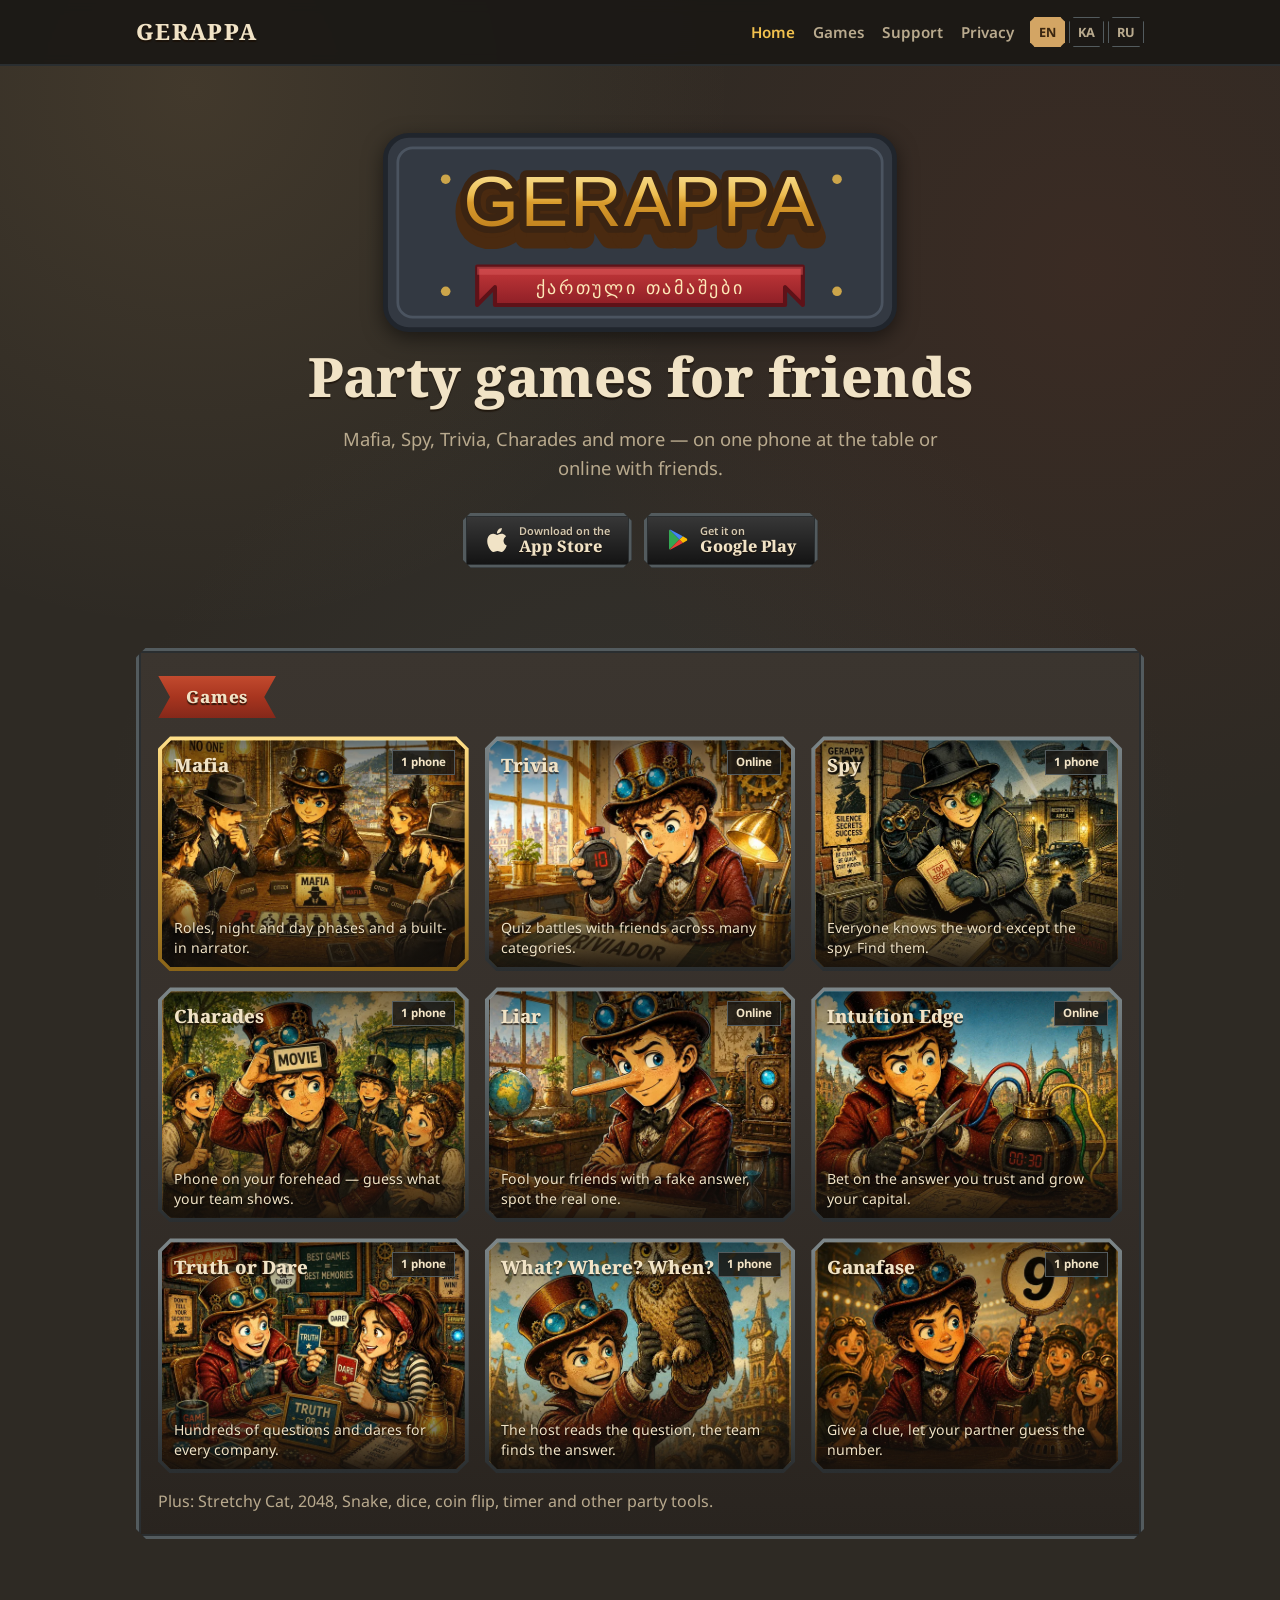
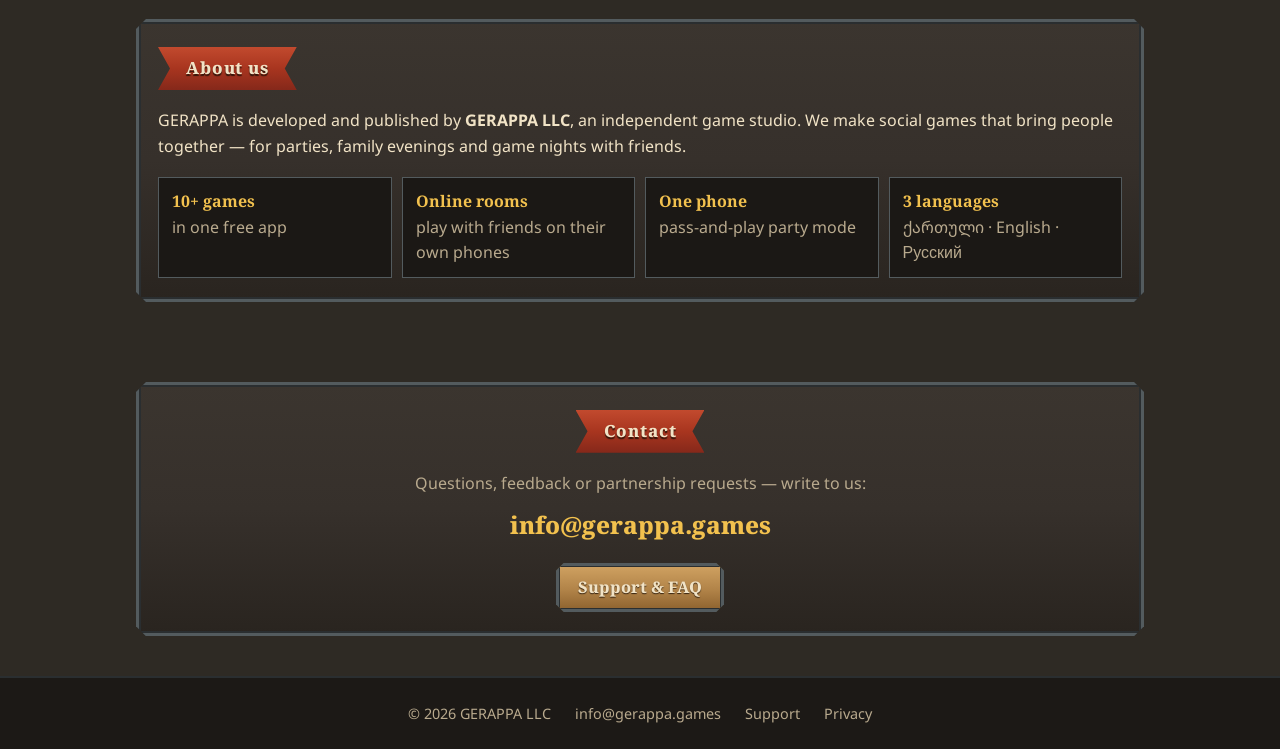
<file: index.html>
<!DOCTYPE html>
<html lang="en">
<head>
    <meta charset="UTF-8">
    <meta name="viewport" content="width=device-width, initial-scale=1.0">
    <meta name="description" content="GERAPPA by GERAPPA LLC: party and trivia games for friends — Mafia, Spy, Trivia, Charades and more. Available on the App Store and Google Play.">
    <meta property="og:title" content="GERAPPA — party games for friends">
    <meta property="og:description" content="Mafia, Spy, Trivia, Charades and more party games in one app.">
    <meta property="og:type" content="website">
    <meta property="og:url" content="https://www.gerappa.games/">
    <meta property="og:image" content="https://www.gerappa.games/assets/games/mafia.webp">
    <link rel="icon" href="/assets/logo/gerappa-icon-gold.svg" type="image/svg+xml">
    <title>GERAPPA — party games for friends</title>
    <link rel="preconnect" href="https://fonts.googleapis.com">
    <link rel="preconnect" href="https://fonts.gstatic.com" crossorigin>
    <link href="https://fonts.googleapis.com/css2?family=Noto+Sans+Georgian:wght@400;600;700&family=Noto+Serif+Georgian:wght@700;800&display=swap" rel="stylesheet">
    <link rel="stylesheet" href="/assets/site.css">
</head>
<body>
    <header class="site">
        <div class="wrap">
            <a class="brand" href="/">GERAPPA</a>
            <nav class="links">
                <a href="/" aria-current="page" data-i18n="navHome">Home</a>
                <a href="#games" data-i18n="navGames">Games</a>
                <a href="/support" data-i18n="navSupport">Support</a>
                <a href="/privacy" data-i18n="navPrivacy">Privacy</a>
            </nav>
            <div class="lang" role="group" aria-label="Language">
                <button type="button" data-lang="en">EN</button>
                <button type="button" data-lang="ka">KA</button>
                <button type="button" data-lang="ru">RU</button>
            </div>
        </div>
    </header>

    <main>
        <section class="hero">
            <div class="wrap">
                <img class="hero-logo" src="/assets/logo/gerappa-logo.svg" alt="GERAPPA" width="760" height="300">
                <h1 data-i18n="heroTitle">Party games for friends</h1>
                <p class="lead" data-i18n="heroLead">Mafia, Spy, Trivia, Charades and more — on one phone at the table or online with friends.</p>
                <div class="stores">
                    <a class="btn dark" href="https://apps.apple.com/app/gerappa/id6758739456" target="_blank" rel="noopener noreferrer">
                        <svg viewBox="0 0 24 24" aria-hidden="true"><path d="M12.152 6.896c-.948 0-2.415-1.078-3.96-1.04-2.04.027-3.91 1.183-4.961 3.014-2.117 3.675-.546 9.103 1.519 12.09 1.013 1.454 2.208 3.09 3.792 3.039 1.52-.065 2.09-.987 3.935-.987 1.831 0 2.35.987 3.96.948 1.637-.026 2.676-1.48 3.676-2.948 1.156-1.688 1.636-3.325 1.662-3.415-.039-.013-3.182-1.221-3.22-4.857-.026-3.04 2.48-4.494 2.597-4.559-1.429-2.09-3.623-2.324-4.39-2.376-2-.156-3.675 1.09-4.61 1.09zM15.53 3.83c.843-1.012 1.4-2.427 1.245-3.83-1.207.052-2.662.805-3.532 1.818-.78.896-1.454 2.338-1.273 3.714 1.338.104 2.715-.688 3.559-1.701"/></svg>
                        <span><small data-i18n="appStoreSmall">Download on the</small>App Store</span>
                    </a>
                    <a class="btn dark" href="https://play.google.com/store/apps/details?id=com.georgiangames.app" target="_blank" rel="noopener noreferrer">
                        <svg viewBox="0 0 24 24" aria-hidden="true"><path fill="#34A853" d="M3.6 1.8 13.4 11.6 3.6 21.4c-.36-.2-.6-.6-.6-1.07V2.87c0-.47.24-.87.6-1.07z"/><path fill="#FBBC04" d="m16.8 8.2-3.4 3.4 3.4 3.4 3.85-2.2c.75-.43.75-1.970 0-2.4L16.8 8.2z"/><path fill="#EA4335" d="M13.4 11.6 3.6 21.4c.3.17.68.18 1.04-.02L16.8 15 13.4 11.6z"/><path fill="#4285F4" d="M3.6 1.8c.3-.17.68-.18 1.04.02L16.8 8.2l-3.4 3.4L3.6 1.8z"/></svg>
                        <span><small data-i18n="playSmall">Get it on</small>Google Play</span>
                    </a>
                </div>
            </div>
        </section>

        <section id="games">
            <div class="wrap">
                <div class="panel">
                    <div class="ribbon" data-i18n="gamesTitle">Games</div>
                    <div class="games">
                        <div class="game featured"><div class="game-inner"><img src="/assets/games/mafia.webp" alt="" loading="lazy"><div class="shade"></div><h3 data-i18n="g1t">Mafia</h3><span class="tag" data-i18n="tagPhone">1 phone</span><p data-i18n="g1d">Roles, night and day phases and a built-in narrator.</p></div></div>
                        <div class="game"><div class="game-inner"><img src="/assets/games/trivia.webp" alt="" loading="lazy"><div class="shade"></div><h3 data-i18n="g3t">Trivia</h3><span class="tag" data-i18n="tagOnline">Online</span><p data-i18n="g3d">Quiz battles with friends across many categories.</p></div></div>
                        <div class="game"><div class="game-inner"><img src="/assets/games/spy.webp" alt="" loading="lazy"><div class="shade"></div><h3 data-i18n="g2t">Spy</h3><span class="tag" data-i18n="tagPhone">1 phone</span><p data-i18n="g2d">Everyone knows the word except the spy. Find them.</p></div></div>
                        <div class="game"><div class="game-inner"><img src="/assets/games/sharadebi.webp" alt="" loading="lazy"><div class="shade"></div><h3 data-i18n="g4t">Charades</h3><span class="tag" data-i18n="tagPhone">1 phone</span><p data-i18n="g4d">Phone on your forehead — guess what your team shows.</p></div></div>
                        <div class="game"><div class="game-inner"><img src="/assets/games/liar.webp" alt="" loading="lazy"><div class="shade"></div><h3 data-i18n="g5t">Liar</h3><span class="tag" data-i18n="tagOnline">Online</span><p data-i18n="g5d">Fool your friends with a fake answer, spot the real one.</p></div></div>
                        <div class="game"><div class="game-inner"><img src="/assets/games/intuition_edge.webp" alt="" loading="lazy"><div class="shade"></div><h3 data-i18n="g6t">Intuition Edge</h3><span class="tag" data-i18n="tagOnline">Online</span><p data-i18n="g6d">Bet on the answer you trust and grow your capital.</p></div></div>
                        <div class="game"><div class="game-inner"><img src="/assets/games/truth_or_dare.webp" alt="" loading="lazy"><div class="shade"></div><h3 data-i18n="g7t">Truth or Dare</h3><span class="tag" data-i18n="tagPhone">1 phone</span><p data-i18n="g7d">Hundreds of questions and dares for every company.</p></div></div>
                        <div class="game"><div class="game-inner"><img src="/assets/games/ra-sad-rodis.webp" alt="" loading="lazy"><div class="shade"></div><h3 data-i18n="g8t">What? Where? When?</h3><span class="tag" data-i18n="tagPhone">1 phone</span><p data-i18n="g8d">The host reads the question, the team finds the answer.</p></div></div>
                        <div class="game"><div class="game-inner"><img src="/assets/games/ganafase.webp" alt="" loading="lazy"><div class="shade"></div><h3 data-i18n="g9t">Ganafase</h3><span class="tag" data-i18n="tagPhone">1 phone</span><p data-i18n="g9d">Give a clue, let your partner guess the number.</p></div></div>
                    </div>
                    <p class="muted more" data-i18n="moreGames">Plus: Stretchy Cat, 2048, Snake, dice, coin flip, timer and other party tools.</p>
                </div>
            </div>
        </section>

        <section id="about">
            <div class="wrap">
                <div class="panel">
                    <div class="ribbon" data-i18n="aboutTitle">About us</div>
                    <p data-i18n="aboutText">GERAPPA is developed and published by <b>GERAPPA LLC</b>, an independent game studio. We make social games that bring people together — for parties, family evenings and game nights with friends.</p>
                    <div class="facts">
                        <div class="fact"><b data-i18n="fact1Title">10+ games</b><span class="muted" data-i18n="fact1Text">in one free app</span></div>
                        <div class="fact"><b data-i18n="fact2Title">Online rooms</b><span class="muted" data-i18n="fact2Text">play with friends on their own phones</span></div>
                        <div class="fact"><b data-i18n="fact3Title">One phone</b><span class="muted" data-i18n="fact3Text">pass-and-play party mode</span></div>
                        <div class="fact"><b data-i18n="fact4Title">3 languages</b><span class="muted">ქართული · English · Русский</span></div>
                    </div>
                </div>
            </div>
        </section>

        <section id="contact">
            <div class="wrap">
                <div class="panel contact-box">
                    <div class="ribbon" data-i18n="contactTitle">Contact</div>
                    <p class="muted" data-i18n="contactText">Questions, feedback or partnership requests — write to us:</p>
                    <p style="margin: 10px 0 18px"><a class="email" href="mailto:info@gerappa.games">info@gerappa.games</a></p>
                    <a class="btn" href="/support" data-i18n="contactBtn">Support &amp; FAQ</a>
                </div>
            </div>
        </section>
    </main>

    <footer class="site">
        <div class="wrap">
            <span>© 2026 GERAPPA LLC</span>
            <a href="mailto:info@gerappa.games">info@gerappa.games</a>
            <a href="/support" data-i18n="navSupport">Support</a>
            <a href="/privacy" data-i18n="navPrivacy">Privacy</a>
        </div>
    </footer>

    <script>
        window.T = {
            en: {
                _title: 'GERAPPA — party games for friends',
                navHome: 'Home', navGames: 'Games', navSupport: 'Support', navPrivacy: 'Privacy',
                heroTitle: 'Party games for friends',
                heroLead: 'Mafia, Spy, Trivia, Charades and more — on one phone at the table or online with friends.',
                appStoreSmall: 'Download on the', playSmall: 'Get it on',
                gamesTitle: 'Games', tagOnline: 'Online', tagPhone: '1 phone',
                g1t: 'Mafia', g1d: 'Roles, night and day phases and a built-in narrator.',
                g2t: 'Spy', g2d: 'Everyone knows the word except the spy. Find them.',
                g3t: 'Trivia', g3d: 'Quiz battles with friends across many categories.',
                g4t: 'Charades', g4d: 'Phone on your forehead — guess what your team shows.',
                g5t: 'Liar', g5d: 'Fool your friends with a fake answer, spot the real one.',
                g6t: 'Intuition Edge', g6d: 'Bet on the answer you trust and grow your capital.',
                g7t: 'Truth or Dare', g7d: 'Hundreds of questions and dares for every company.',
                g8t: 'What? Where? When?', g8d: 'The host reads the question, the team finds the answer.',
                g9t: 'Ganafase', g9d: 'Give a clue, let your partner guess the number.',
                moreGames: 'Plus: Stretchy Cat, 2048, Snake, dice, coin flip, timer and other party tools.',
                aboutTitle: 'About us',
                aboutText: 'GERAPPA is developed and published by <b>GERAPPA LLC</b>, an independent game studio. We make social games that bring people together — for parties, family evenings and game nights with friends.',
                fact1Title: '10+ games', fact1Text: 'in one free app',
                fact2Title: 'Online rooms', fact2Text: 'play with friends on their own phones',
                fact3Title: 'One phone', fact3Text: 'pass-and-play party mode',
                fact4Title: '3 languages',
                contactTitle: 'Contact',
                contactText: 'Questions, feedback or partnership requests — write to us:',
                contactBtn: 'Support &amp; FAQ'
            },
            ka: {
                _title: 'GERAPPA — თამაშები მეგობრებისთვის',
                navHome: 'მთავარი', navGames: 'თამაშები', navSupport: 'დახმარება', navPrivacy: 'კონფიდენციალურობა',
                heroTitle: 'თამაშები მეგობრებისთვის',
                heroLead: 'მაფია, ჯაშუში, ვიქტორინა, შარადები და სხვა — ერთ ტელეფონზე მაგიდასთან ან ონლაინ მეგობრებთან ერთად.',
                appStoreSmall: 'ჩამოტვირთე', playSmall: 'ჩამოტვირთე',
                gamesTitle: 'თამაშები', tagOnline: 'ონლაინ', tagPhone: '1 ტელეფონი',
                g1t: 'მაფია', g1d: 'როლები, ღამისა და დღის ფაზები და ჩაშენებული წამყვანი.',
                g2t: 'ჯაშუში', g2d: 'სიტყვა ყველამ იცის, გარდა ჯაშუშისა. იპოვე ის.',
                g3t: 'ვიქტორინა', g3d: 'ვიქტორინის ბრძოლები მეგობრებთან, ბევრ კატეგორიაში.',
                g4t: 'შარადები', g4d: 'ტელეფონი შუბლზე — გამოიცანი, რას გიხსნის გუნდი.',
                g5t: 'მატყუარა', g5d: 'მოატყუე მეგობრები ყალბი პასუხით და იპოვე ნამდვილი.',
                g6t: 'ინტუიციის ზღვარი', g6d: 'დადე ფსონი პასუხზე, რომელიც გჯერა, და გაზარდე კაპიტალი.',
                g7t: 'სიმართლე თუ მოქმედება', g7d: 'ასობით კითხვა და დავალება ნებისმიერი კომპანიისთვის.',
                g8t: 'რა? სად? როდის?', g8d: 'წამყვანი კითხულობს კითხვას, გუნდი პასუხს ეძებს.',
                g9t: 'განაფასე', g9d: 'მიეცი მინიშნება და პარტნიორმა რიცხვი გამოიცნოს.',
                moreGames: 'ასევე: Stretchy Cat, 2048, გველი, კამათელი, მონეტა, ტაიმერი და სხვა.',
                aboutTitle: 'ჩვენ შესახებ',
                aboutText: 'GERAPPA-ს ქმნის და ავრცელებს <b>GERAPPA LLC</b> — დამოუკიდებელი თამაშების სტუდია. ვქმნით სოციალურ თამაშებს, რომლებიც ადამიანებს აერთიანებს — წვეულებებისთვის, ოჯახური საღამოებისთვის და მეგობრებთან თამაშისთვის.',
                fact1Title: '10+ თამაში', fact1Text: 'ერთ უფასო აპლიკაციაში',
                fact2Title: 'ონლაინ ოთახები', fact2Text: 'ითამაშე მეგობრებთან, თითოეული თავის ტელეფონზე',
                fact3Title: 'ერთი ტელეფონი', fact3Text: 'გადაეცი ტელეფონი და ითამაშე',
                fact4Title: '3 ენა',
                contactTitle: 'კონტაქტი',
                contactText: 'კითხვები, შენიშვნები ან თანამშრომლობა — მოგვწერე:',
                contactBtn: 'დახმარება და კითხვები'
            },
            ru: {
                _title: 'GERAPPA — игры для друзей',
                navHome: 'Главная', navGames: 'Игры', navSupport: 'Поддержка', navPrivacy: 'Конфиденциальность',
                heroTitle: 'Игры для компании друзей',
                heroLead: 'Мафия, Шпион, Викторина, Шарады и другие — на одном телефоне за столом или онлайн с друзьями.',
                appStoreSmall: 'Загрузите в', playSmall: 'Доступно в',
                gamesTitle: 'Игры', tagOnline: 'Онлайн', tagPhone: '1 телефон',
                g1t: 'Мафия', g1d: 'Роли, ночные и дневные фазы и встроенный ведущий.',
                g2t: 'Шпион', g2d: 'Все знают слово, кроме шпиона. Вычислите его.',
                g3t: 'Викторина', g3d: 'Викторины с друзьями по множеству категорий.',
                g4t: 'Шарады', g4d: 'Телефон ко лбу — угадайте, что показывает команда.',
                g5t: 'Лжец', g5d: 'Обманите друзей ложным ответом и найдите настоящий.',
                g6t: 'Грань интуиции', g6d: 'Ставьте на ответ, которому верите, и растите капитал.',
                g7t: 'Правда или действие', g7d: 'Сотни вопросов и заданий для любой компании.',
                g8t: 'Что? Где? Когда?', g8d: 'Ведущий читает вопрос, команда ищет ответ.',
                g9t: 'Ganafase', g9d: 'Дайте подсказку — партнёр угадывает число.',
                moreGames: 'А также: Stretchy Cat, 2048, Змейка, кубики, монетка, таймер и другое.',
                aboutTitle: 'О нас',
                aboutText: 'GERAPPA разрабатывает и издаёт <b>GERAPPA LLC</b> — независимая игровая студия. Мы делаем социальные игры, которые объединяют людей — для вечеринок, семейных вечеров и игр с друзьями.',
                fact1Title: '10+ игр', fact1Text: 'в одном бесплатном приложении',
                fact2Title: 'Онлайн-комнаты', fact2Text: 'играйте с друзьями, каждый на своём телефоне',
                fact3Title: 'Один телефон', fact3Text: 'передавайте телефон по кругу',
                fact4Title: '3 языка',
                contactTitle: 'Контакты',
                contactText: 'Вопросы, отзывы или сотрудничество — напишите нам:',
                contactBtn: 'Поддержка и вопросы'
            }
        };
    </script>
    <script src="/assets/i18n.js"></script>
</body>
</html>
</file>
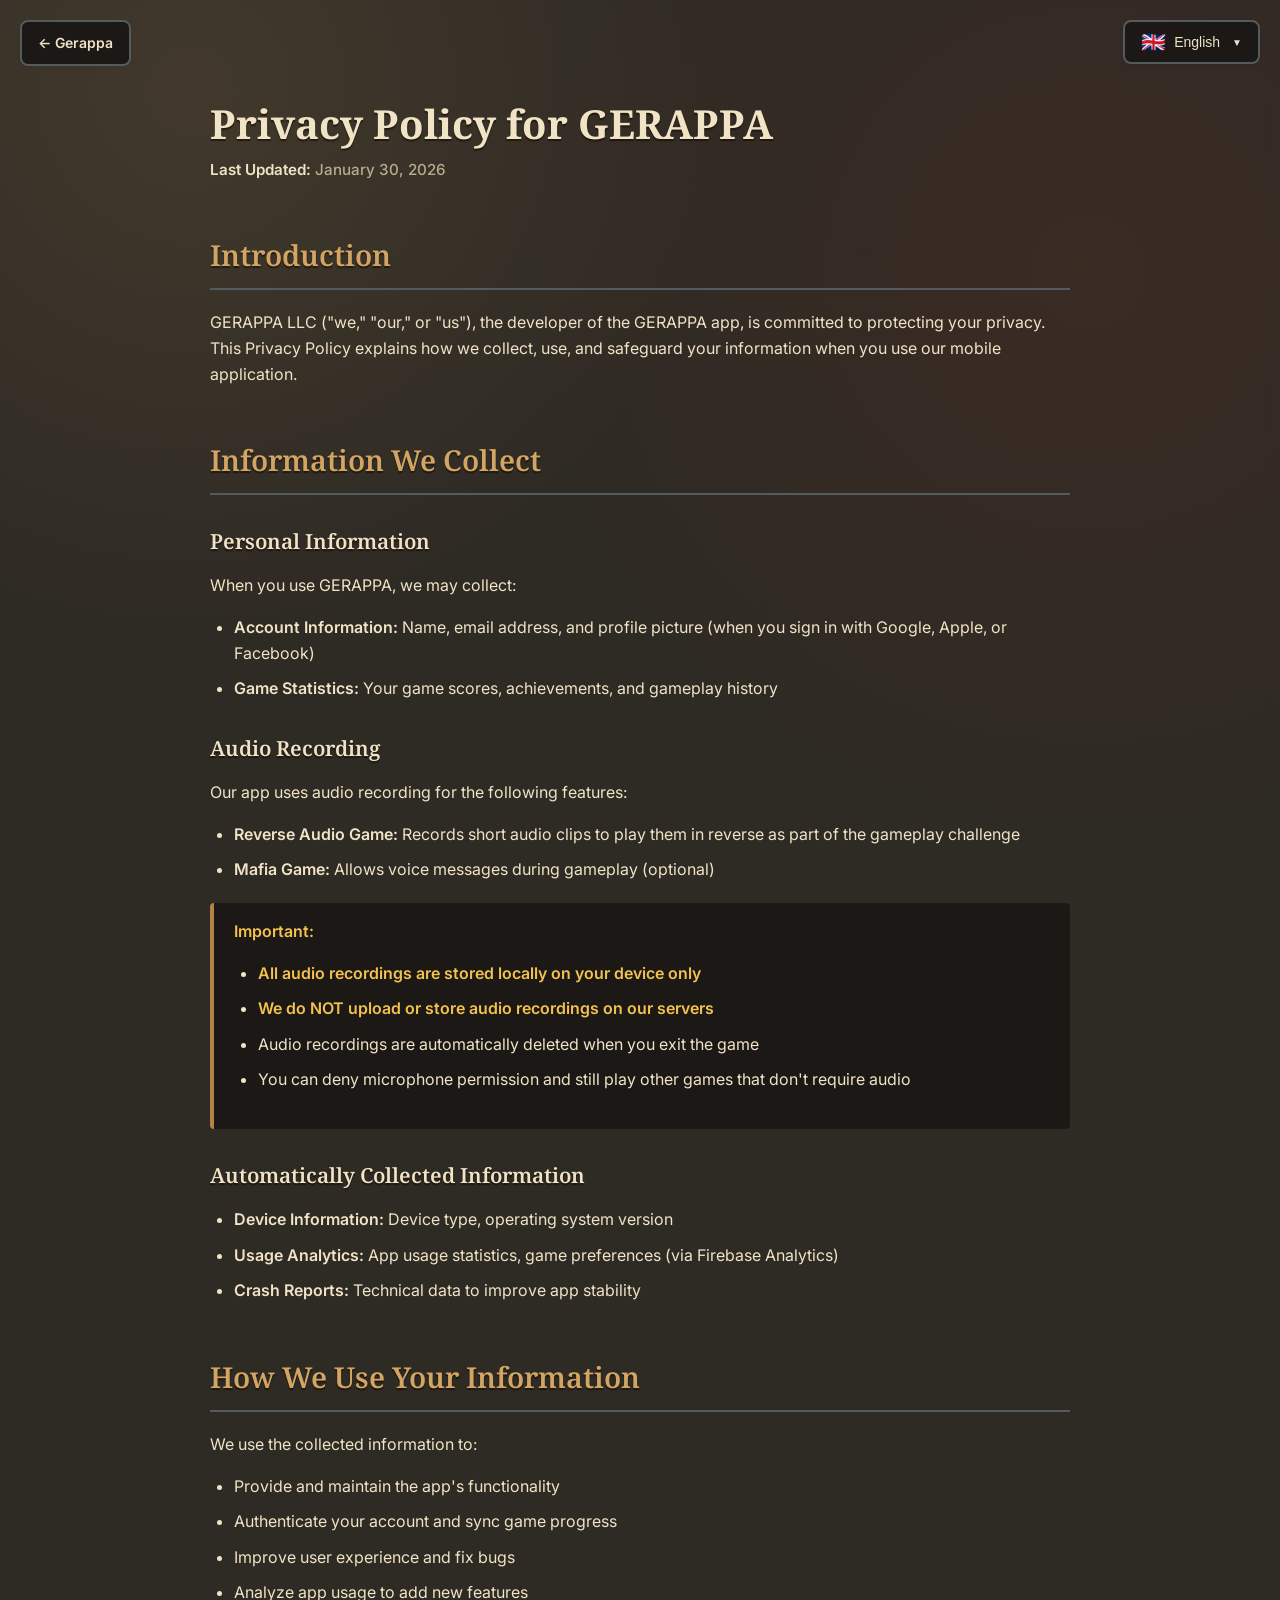
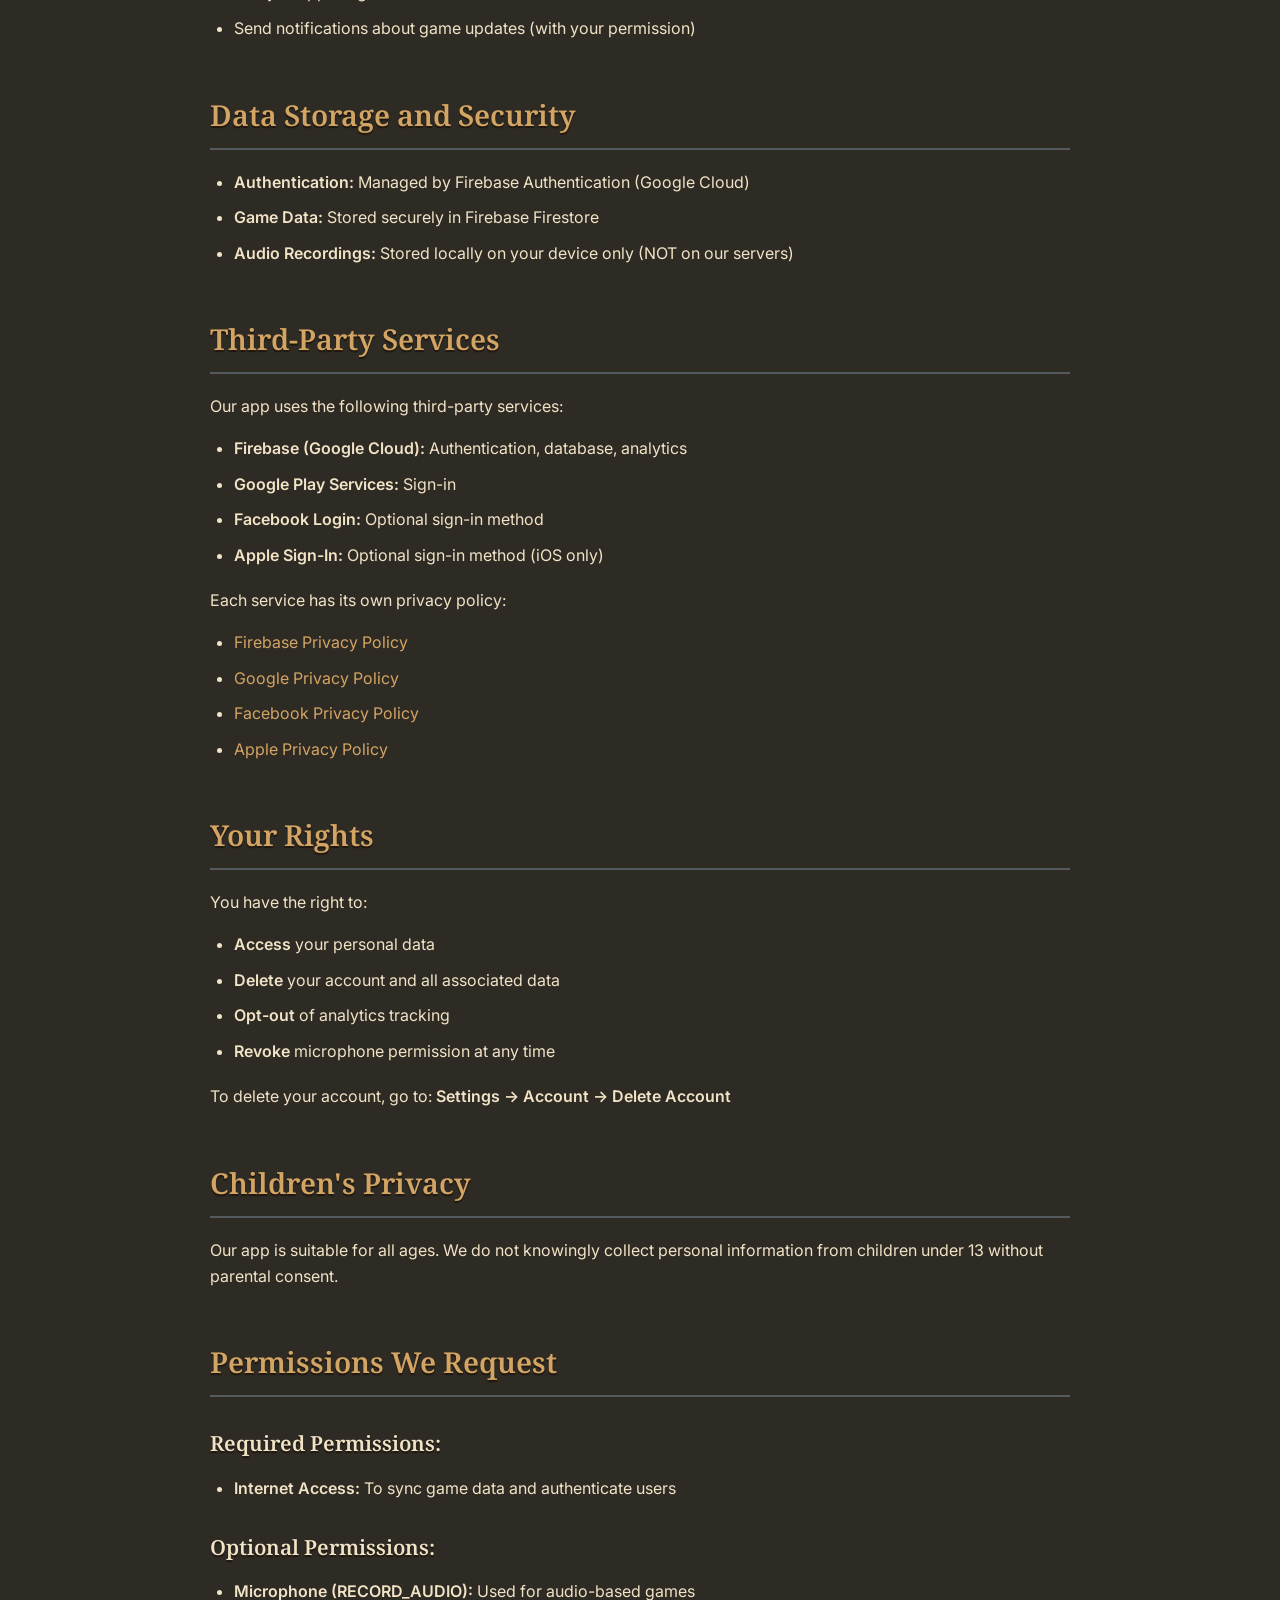
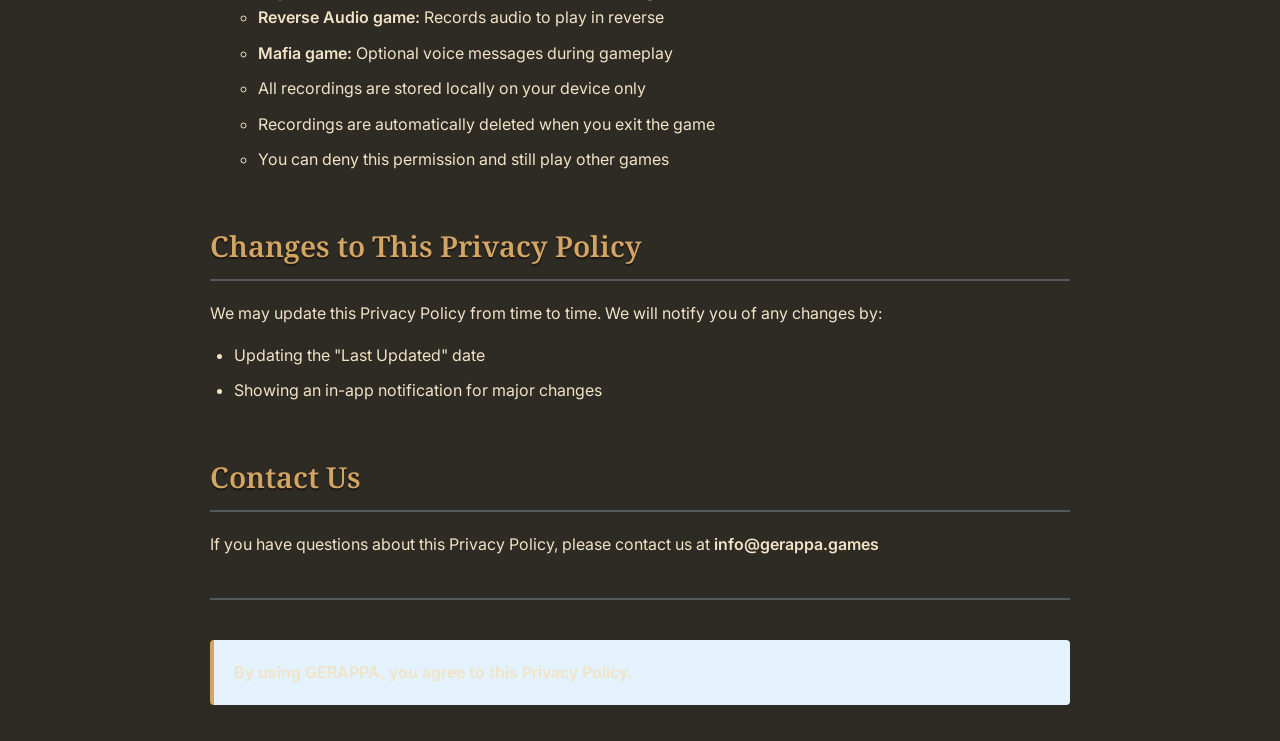
<file: privacy/index.html>
<!DOCTYPE html>
<html lang="en">
<head>
    <meta charset="UTF-8">
    <meta name="viewport" content="width=device-width, initial-scale=1.0">
    <meta name="description" content="Privacy Policy for GERAPPA mobile application. Learn how we collect, use, and protect your information.">
    <meta name="keywords" content="GERAPPA, Privacy Policy, Mobile App, Privacy">
    <meta name="author" content="GERAPPA">
    
    <!-- Open Graph / Facebook -->
    <meta property="og:type" content="website">
    <meta property="og:title" content="Privacy Policy - GERAPPA">
    <meta property="og:description" content="Privacy Policy for GERAPPA mobile application">
    
    <!-- Twitter -->
    <meta name="twitter:card" content="summary">
    <meta name="twitter:title" content="Privacy Policy - GERAPPA">
    <meta name="twitter:description" content="Privacy Policy for GERAPPA mobile application">
    
    <title>Privacy Policy - GERAPPA</title>
    <link rel="icon" href="/assets/logo/gerappa-icon-gold.svg" type="image/svg+xml">
    <link href="https://fonts.googleapis.com/css2?family=Noto+Sans+Georgian:wght@400;600;700&family=Noto+Serif+Georgian:wght@700;800&display=swap" rel="stylesheet">
    
    <link rel="preconnect" href="https://fonts.googleapis.com">
    <link rel="preconnect" href="https://fonts.gstatic.com" crossorigin>
    <link href="https://fonts.googleapis.com/css2?family=Inter:wght@400;500;600;700&display=swap" rel="stylesheet">
    
    <style>
        * {
            margin: 0;
            padding: 0;
            box-sizing: border-box;
        }
        
        :root {
            --primary-color: #D3A564;
            --text-color: #F1E3C6;
            --text-secondary: #B9AA8E;
            --bg-color: #2E2A24;
            --border-color: #535B5E;
            --hover-color: #F2C14E;
            --transition: all 0.3s ease;
        }
        
        html {
            scroll-behavior: smooth;
        }
        
        body {
            font-family: 'Inter', -apple-system, BlinkMacSystemFont, 'Segoe UI', Roboto, Oxygen, Ubuntu, Cantarell, sans-serif;
            line-height: 1.6;
            color: var(--text-color);
            background-color: var(--bg-color);
            padding: 0;
            margin: 0;
            font-size: 16px;
        }
        
        .container {
            max-width: 900px;
            margin: 0 auto;
            padding: 20px;
            padding-top: 100px;
        }
        
        /* Home Link */
        .home-link {
            position: fixed;
            top: 20px;
            left: 20px;
            z-index: 1000;
            background: var(--bg-color);
            border: 2px solid var(--border-color);
            border-radius: 8px;
            padding: 10px 16px;
            font-size: 14px;
            font-weight: 600;
            color: var(--text-color);
            text-decoration: none;
            transition: var(--transition);
            box-shadow: 0 2px 4px rgba(0,0,0,0.05);
        }

        .home-link:hover {
            border-color: var(--primary-color);
            color: var(--primary-color);
        }

        /* Language Switcher */
        .language-switcher {
            position: fixed;
            top: 20px;
            right: 20px;
            z-index: 1000;
        }
        
        .language-dropdown {
            position: relative;
            display: inline-block;
        }
        
        .language-button {
            background: var(--bg-color);
            border: 2px solid var(--border-color);
            border-radius: 8px;
            padding: 10px 16px;
            cursor: pointer;
            display: flex;
            align-items: center;
            gap: 8px;
            font-size: 14px;
            font-weight: 500;
            color: var(--text-color);
            transition: var(--transition);
            box-shadow: 0 2px 4px rgba(0,0,0,0.05);
        }
        
        .language-button:hover {
            border-color: var(--primary-color);
            box-shadow: 0 4px 8px rgba(30, 136, 229, 0.1);
        }
        
        .language-button::after {
            content: '▼';
            font-size: 10px;
            margin-left: 4px;
            transition: transform 0.3s ease;
        }
        
        .language-button.active::after {
            transform: rotate(180deg);
        }
        
        .flag {
            font-size: 20px;
            line-height: 1;
        }
        
        .language-menu {
            position: absolute;
            top: calc(100% + 8px);
            right: 0;
            background: var(--bg-color);
            border: 2px solid var(--border-color);
            border-radius: 8px;
            box-shadow: 0 4px 12px rgba(0,0,0,0.1);
            min-width: 180px;
            opacity: 0;
            visibility: hidden;
            transform: translateY(-10px);
            transition: var(--transition);
            overflow: hidden;
        }
        
        .language-menu.active {
            opacity: 1;
            visibility: visible;
            transform: translateY(0);
        }
        
        .language-option {
            padding: 12px 16px;
            cursor: pointer;
            display: flex;
            align-items: center;
            gap: 10px;
            transition: var(--transition);
            border-bottom: 1px solid var(--border-color);
        }
        
        .language-option:last-child {
            border-bottom: none;
        }
        
        .language-option:hover {
            background-color: #F5F5F5;
            color: var(--primary-color);
        }
        
        .language-option.active {
            background-color: #E3F2FD;
            color: var(--primary-color);
            font-weight: 600;
        }
        
        /* Content */
        .content {
            opacity: 1;
            transition: opacity 0.3s ease;
        }
        
        .content.fade-out {
            opacity: 0;
        }
        
        .content.fade-in {
            opacity: 1;
        }
        
        h1 {
            font-size: 2.5em;
            font-weight: 700;
            margin-bottom: 10px;
            color: var(--text-color);
            line-height: 1.2;
        }
        
        .last-updated {
            color: var(--text-secondary);
            font-size: 0.95em;
            margin-bottom: 40px;
            font-weight: 500;
        }
        
        h2 {
            font-size: 1.8em;
            font-weight: 600;
            margin-top: 50px;
            margin-bottom: 20px;
            color: var(--text-color);
            padding-bottom: 10px;
            border-bottom: 2px solid var(--border-color);
        }
        
        h3 {
            font-size: 1.3em;
            font-weight: 600;
            margin-top: 30px;
            margin-bottom: 15px;
            color: var(--text-color);
        }
        
        p {
            margin-bottom: 16px;
            color: var(--text-color);
        }
        
        ul, ol {
            margin-bottom: 20px;
            padding-left: 24px;
        }
        
        li {
            margin-bottom: 10px;
            color: var(--text-color);
        }
        
        strong {
            color: var(--text-color);
            font-weight: 600;
        }
        
        a {
            color: var(--primary-color);
            text-decoration: none;
            transition: var(--transition);
            border-bottom: 1px solid transparent;
        }
        
        a:hover {
            color: var(--hover-color);
            border-bottom-color: var(--hover-color);
        }
        
        .important {
            background-color: #1B1815;
            border-left: 4px solid #B18348;
            padding: 16px 20px;
            margin: 20px 0;
            border-radius: 4px;
        }
        
        .important strong {
            color: #F2C14E;
        }
        
        hr {
            border: none;
            border-top: 2px solid var(--border-color);
            margin: 40px 0;
        }
        
        .agreement {
            background-color: #E3F2FD;
            border-left: 4px solid var(--primary-color);
            padding: 20px;
            margin-top: 40px;
            border-radius: 4px;
            font-weight: 500;
        }
        
        /* Responsive Design */
        @media (max-width: 768px) {
            .container {
                padding: 15px;
                padding-top: 90px;
            }
            
            .language-switcher {
                top: 15px;
                right: 15px;
            }
            
            .language-button {
                padding: 8px 12px;
                font-size: 13px;
            }
            
            h1 {
                font-size: 2em;
            }
            
            h2 {
                font-size: 1.5em;
                margin-top: 40px;
            }
            
            h3 {
                font-size: 1.2em;
            }
            
            body {
                font-size: 15px;
            }
        }
        
        @media (max-width: 480px) {
            .container {
                padding: 12px;
                padding-top: 85px;
            }
            
            h1 {
                font-size: 1.75em;
            }
            
            h2 {
                font-size: 1.3em;
            }
            
            .language-button span:not(.flag) {
                display: none;
            }
            
            .language-menu {
                min-width: 150px;
            }
        }
        
        /* Accessibility */
        .sr-only {
            position: absolute;
            width: 1px;
            height: 1px;
            padding: 0;
            margin: -1px;
            overflow: hidden;
            clip: rect(0, 0, 0, 0);
            white-space: nowrap;
            border-width: 0;
        }
        
        /* Print Styles */
        @media print {
            .language-switcher {
                display: none;
            }
            
            .container {
                padding-top: 20px;
            }
        }
        /* Dark Age look, matching the main site */
        body { background-image: radial-gradient(circle at 15% 10%, rgba(211,165,100,0.12), transparent 40%), radial-gradient(circle at 85% 30%, rgba(168,53,31,0.10), transparent 45%); background-attachment: fixed; }
        h1, h2, h3 { font-family: 'Noto Serif Georgian', 'Noto Serif', Georgia, serif; text-shadow: 0 2px 1px rgba(26,15,5,0.7); }
        h1 { color: #F1E3C6; }
        h2 { color: #D3A564; }
        a { color: #D3A564; }
        strong { color: #F1E3C6; }
        .home-link, .language-button, .language-menu { background: #1B1815 !important; }
    </style>
</head>
<body>
    <a class="home-link" href="/">← Gerappa</a>

    <!-- Language Switcher -->
    <div class="language-switcher">
        <div class="language-dropdown">
            <button class="language-button" id="languageButton" aria-label="Select language" aria-haspopup="true" aria-expanded="false">
                <span class="flag" id="currentFlag">🇬🇧</span>
                <span id="currentLanguage">English</span>
            </button>
            <div class="language-menu" id="languageMenu" role="menu">
                <div class="language-option active" data-lang="en" role="menuitem" tabindex="0">
                    <span class="flag">🇬🇧</span>
                    <span>English</span>
                </div>
                <div class="language-option" data-lang="ka" role="menuitem" tabindex="0">
                    <span class="flag">🇬🇪</span>
                    <span>ქართული</span>
                </div>
                <div class="language-option" data-lang="ru" role="menuitem" tabindex="0">
                    <span class="flag">🇷🇺</span>
                    <span>Русский</span>
                </div>
            </div>
        </div>
    </div>
    
    <!-- Content Container -->
    <div class="container">
        <div class="content" id="content">
            <!-- English Content (Default) -->
            <div data-lang="en">
                <h1>Privacy Policy for GERAPPA</h1>
                <p class="last-updated"><strong>Last Updated:</strong> January 30, 2026</p>
                
                <h2>Introduction</h2>
                <p>GERAPPA LLC ("we," "our," or "us"), the developer of the GERAPPA app, is committed to protecting your privacy. This Privacy Policy explains how we collect, use, and safeguard your information when you use our mobile application.</p>
                
                <h2>Information We Collect</h2>
                
                <h3>Personal Information</h3>
                <p>When you use GERAPPA, we may collect:</p>
                <ul>
                    <li><strong>Account Information:</strong> Name, email address, and profile picture (when you sign in with Google, Apple, or Facebook)</li>
                    <li><strong>Game Statistics:</strong> Your game scores, achievements, and gameplay history</li>
                </ul>
                
                <h3>Audio Recording</h3>
                <p>Our app uses audio recording for the following features:</p>
                <ul>
                    <li><strong>Reverse Audio Game:</strong> Records short audio clips to play them in reverse as part of the gameplay challenge</li>
                    <li><strong>Mafia Game:</strong> Allows voice messages during gameplay (optional)</li>
                </ul>
                
                <div class="important">
                    <p><strong>Important:</strong></p>
                    <ul>
                        <li><strong>All audio recordings are stored locally on your device only</strong></li>
                        <li><strong>We do NOT upload or store audio recordings on our servers</strong></li>
                        <li>Audio recordings are automatically deleted when you exit the game</li>
                        <li>You can deny microphone permission and still play other games that don't require audio</li>
                    </ul>
                </div>
                
                <h3>Automatically Collected Information</h3>
                <ul>
                    <li><strong>Device Information:</strong> Device type, operating system version</li>
                    <li><strong>Usage Analytics:</strong> App usage statistics, game preferences (via Firebase Analytics)</li>
                    <li><strong>Crash Reports:</strong> Technical data to improve app stability</li>
                </ul>
                
                <h2>How We Use Your Information</h2>
                <p>We use the collected information to:</p>
                <ul>
                    <li>Provide and maintain the app's functionality</li>
                    <li>Authenticate your account and sync game progress</li>
                    <li>Improve user experience and fix bugs</li>
                    <li>Analyze app usage to add new features</li>
                    <li>Send notifications about game updates (with your permission)</li>
                </ul>
                
                <h2>Data Storage and Security</h2>
                <ul>
                    <li><strong>Authentication:</strong> Managed by Firebase Authentication (Google Cloud)</li>
                    <li><strong>Game Data:</strong> Stored securely in Firebase Firestore</li>
                    <li><strong>Audio Recordings:</strong> Stored locally on your device only (NOT on our servers)</li>
                </ul>
                
                <h2>Third-Party Services</h2>
                <p>Our app uses the following third-party services:</p>
                <ul>
                    <li><strong>Firebase (Google Cloud):</strong> Authentication, database, analytics</li>
                    <li><strong>Google Play Services:</strong> Sign-in</li>
                    <li><strong>Facebook Login:</strong> Optional sign-in method</li>
                    <li><strong>Apple Sign-In:</strong> Optional sign-in method (iOS only)</li>
                </ul>
                <p>Each service has its own privacy policy:</p>
                <ul>
                    <li><a href="https://firebase.google.com/support/privacy" target="_blank" rel="noopener noreferrer">Firebase Privacy Policy</a></li>
                    <li><a href="https://policies.google.com/privacy" target="_blank" rel="noopener noreferrer">Google Privacy Policy</a></li>
                    <li><a href="https://www.facebook.com/privacy/explanation" target="_blank" rel="noopener noreferrer">Facebook Privacy Policy</a></li>
                    <li><a href="https://www.apple.com/privacy/" target="_blank" rel="noopener noreferrer">Apple Privacy Policy</a></li>
                </ul>
                
                <h2>Your Rights</h2>
                <p>You have the right to:</p>
                <ul>
                    <li><strong>Access</strong> your personal data</li>
                    <li><strong>Delete</strong> your account and all associated data</li>
                    <li><strong>Opt-out</strong> of analytics tracking</li>
                    <li><strong>Revoke</strong> microphone permission at any time</li>
                </ul>
                <p>To delete your account, go to: <strong>Settings → Account → Delete Account</strong></p>
                
                <h2>Children's Privacy</h2>
                <p>Our app is suitable for all ages. We do not knowingly collect personal information from children under 13 without parental consent.</p>
                
                <h2>Permissions We Request</h2>
                
                <h3>Required Permissions:</h3>
                <ul>
                    <li><strong>Internet Access:</strong> To sync game data and authenticate users</li>
                </ul>
                
                <h3>Optional Permissions:</h3>
                <ul>
                    <li><strong>Microphone (RECORD_AUDIO):</strong> Used for audio-based games
                        <ul>
                            <li><strong>Reverse Audio game:</strong> Records audio to play in reverse</li>
                            <li><strong>Mafia game:</strong> Optional voice messages during gameplay</li>
                            <li>All recordings are stored locally on your device only</li>
                            <li>Recordings are automatically deleted when you exit the game</li>
                            <li>You can deny this permission and still play other games</li>
                        </ul>
                    </li>
                </ul>
                
                <h2>Changes to This Privacy Policy</h2>
                <p>We may update this Privacy Policy from time to time. We will notify you of any changes by:</p>
                <ul>
                    <li>Updating the "Last Updated" date</li>
                    <li>Showing an in-app notification for major changes</li>
                </ul>
                
                <h2>Contact Us</h2>
                <p>If you have questions about this Privacy Policy, please contact us at <strong>info@gerappa.games</strong></p>
                
                <hr>
                
                <p class="agreement"><strong>By using GERAPPA, you agree to this Privacy Policy.</strong></p>
            </div>
            
            <!-- Georgian Content -->
            <div data-lang="ka" style="display: none;">
                <h1>კონფიდენციალურობის პოლიტიკა - GERAPPA</h1>
                <p class="last-updated"><strong>ბოლო განახლება:</strong> 30 იანვარი, 2026</p>
                
                <h2>შესავალი</h2>
                <p>GERAPPA LLC ("ჩვენ"), GERAPPA აპლიკაციის დეველოპერი, ვალდებულნი ვართ დავიცვათ თქვენი კონფიდენციალურობა. ეს პოლიტიკა განმარტავს როგორ ვაგროვებთ, ვიყენებთ და ვიცავთ თქვენს ინფორმაციას.</p>
                
                <h2>რა ინფორმაციას ვაგროვებთ</h2>
                
                <h3>პერსონალური ინფორმაცია</h3>
                <ul>
                    <li><strong>ანგარიშის ინფორმაცია:</strong> სახელი, ელფოსტა, პროფილის სურათი (Google, Apple, ან Facebook-ით შესვლისას)</li>
                    <li><strong>თამაშის სტატისტიკა:</strong> ქულები, მიღწევები, თამაშის ისტორია</li>
                </ul>
                
                <h3>აუდიო ჩაწერა</h3>
                <p>აპლიკაცია იყენებს აუდიო ჩაწერას შემდეგი თამაშებისთვის:</p>
                <ul>
                    <li><strong>Reverse Audio თამაში:</strong> აწერს აუდიოს უკუღმა დასაკრავად</li>
                    <li><strong>მაფიის თამაში:</strong> ხმოვანი შეტყობინებები თამაშის დროს (არასავალდებულო)</li>
                </ul>
                
                <div class="important">
                    <p><strong>მნიშვნელოვანი:</strong></p>
                    <ul>
                        <li><strong>ყველა ჩანაწერი ინახება მხოლოდ თქვენს მოწყობილობაზე</strong></li>
                        <li><strong>არ ვტვირთავთ ჩანაწერებს სერვერზე</strong></li>
                        <li>ჩანაწერები ავტომატურად იშლება თამაშის დასრულების შემდეგ</li>
                        <li>შეგიძლიათ უარი თქვათ მიკროფონზე და თამაშოთ სხვა თამაშები</li>
                    </ul>
                </div>
                
                <h3>ავტომატურად შეგროვებული ინფორმაცია</h3>
                <ul>
                    <li><strong>მოწყობილობის ინფორმაცია:</strong> ტიპი, ოპერაციული სისტემის ვერსია</li>
                    <li><strong>გამოყენების ანალიტიკა:</strong> აპლიკაციის გამოყენების სტატისტიკა</li>
                    <li><strong>შეცდომების რეპორტები:</strong> ტექნიკური მონაცემები სტაბილურობის გასაუმჯობესებლად</li>
                </ul>
                
                <h2>როგორ ვიყენებთ ინფორმაციას</h2>
                <p>ინფორმაციას ვიყენებთ:</p>
                <ul>
                    <li>აპლიკაციის ფუნქციონირებისთვის</li>
                    <li>ანგარიშის ავთენტიფიკაციისა და პროგრესის სინქრონიზაციისთვის</li>
                    <li>მომხმარებლის გამოცდილების გაუმჯობესებისთვის</li>
                    <li>ახალი ფუნქციების დამატებისთვის</li>
                    <li>შეტყობინებების გასაგზავნად (თქვენი ნებართვით)</li>
                </ul>
                
                <h2>მონაცემთა შენახვა და უსაფრთხოება</h2>
                <ul>
                    <li><strong>ავთენტიფიკაცია:</strong> Firebase Authentication (Google Cloud)</li>
                    <li><strong>თამაშის მონაცემები:</strong> Firebase Firestore</li>
                    <li><strong>აუდიო ჩანაწერები:</strong> მხოლოდ თქვენს მოწყობილობაზე</li>
                </ul>
                
                <h2>მესამე მხარის სერვისები</h2>
                <p>აპლიკაცია იყენებს:</p>
                <ul>
                    <li><strong>Firebase (Google Cloud):</strong> ავთენტიფიკაცია, მონაცემთა ბაზა, ანალიტიკა</li>
                    <li><strong>Google Play Services:</strong> შესვლა</li>
                    <li><strong>Facebook Login:</strong> შესვლის ოფცია</li>
                    <li><strong>Apple Sign-In:</strong> შესვლის ოფცია (iOS)</li>
                </ul>
                <p>თითოეულ სერვისს აქვს საკუთარი კონფიდენციალურობის პოლიტიკა:</p>
                <ul>
                    <li><a href="https://firebase.google.com/support/privacy" target="_blank" rel="noopener noreferrer">Firebase Privacy Policy</a></li>
                    <li><a href="https://policies.google.com/privacy" target="_blank" rel="noopener noreferrer">Google Privacy Policy</a></li>
                    <li><a href="https://www.facebook.com/privacy/explanation" target="_blank" rel="noopener noreferrer">Facebook Privacy Policy</a></li>
                    <li><a href="https://www.apple.com/privacy/" target="_blank" rel="noopener noreferrer">Apple Privacy Policy</a></li>
                </ul>
                
                <h2>თქვენი უფლებები</h2>
                <p>თქვენ გაქვთ უფლება:</p>
                <ul>
                    <li><strong>წვდომა</strong> თქვენს მონაცემებზე</li>
                    <li><strong>წაშლა</strong> ანგარიშისა და ყველა მონაცემის</li>
                    <li><strong>გამორთვა</strong> ანალიტიკის თვალყურის დევნება</li>
                    <li><strong>გაუქმება</strong> მიკროფონის ნებართვა ნებისმიერ დროს</li>
                </ul>
                <p>ანგარიშის წასაშლელად: <strong>პარამეტრები → ანგარიში → ანგარიშის წაშლა</strong></p>
                
                <h2>ბავშვების კონფიდენციალურობა</h2>
                <p>აპლიკაცია შესაფერისია ყველა ასაკისთვის. ჩვენ არ ვაგროვებთ 13 წლამდე ბავშვების მონაცემებს მშობლების თანხმობის გარეშე.</p>
                
                <h2>ნებართვები</h2>
                
                <h3>სავალდებულო:</h3>
                <ul>
                    <li><strong>ინტერნეტ წვდომა:</strong> მონაცემების სინქრონიზაციისთვის</li>
                </ul>
                
                <h3>არასავალდებულო:</h3>
                <ul>
                    <li><strong>მიკროფონი (RECORD_AUDIO):</strong> აუდიო თამაშებისთვის
                        <ul>
                            <li><strong>Reverse Audio:</strong> აუდიოს უკუღმა დაკრა</li>
                            <li><strong>მაფია:</strong> ხმოვანი შეტყობინებები</li>
                            <li>ჩანაწერები ინახება მხოლოდ თქვენს მოწყობილობაზე</li>
                            <li>ავტომატურად იშლება თამაშის შემდეგ</li>
                        </ul>
                    </li>
                </ul>
                
                <h2>ცვლილებები</h2>
                <p>შეიძლება დროდადრო განვაახლოთ ეს პოლიტიკა. ვაცნობებთ ცვლილებების შესახებ:</p>
                <ul>
                    <li>"ბოლო განახლების" თარიღის შეცვლით</li>
                    <li>აპლიკაციაში შეტყობინებით (მნიშვნელოვანი ცვლილებების შემთხვევაში)</li>
                </ul>
                
                <h2>დაგვიკავშირდით</h2>
                <p>კითხვების შემთხვევაში მოგვწერეთ <strong>info@gerappa.games</strong>-ზე.</p>
                
                <hr>
                
                <p class="agreement"><strong>GERAPPA-ის გამოყენებით თქვენ ეთანხმებით ამ კონფიდენციალურობის პოლიტიკას.</strong></p>
            </div>
            
            <!-- Russian Content -->
            <div data-lang="ru" style="display: none;">
                <h1>Политика конфиденциальности - GERAPPA</h1>
                <p class="last-updated"><strong>Последнее обновление:</strong> 30 января 2026</p>
                
                <h2>Введение</h2>
                <p>GERAPPA LLC ("мы"), разработчик приложения GERAPPA, обязуется защищать вашу конфиденциальность. Эта Политика конфиденциальности объясняет, как мы собираем, используем и защищаем вашу информацию.</p>
                
                <h2>Какую информацию мы собираем</h2>
                
                <h3>Личная информация</h3>
                <ul>
                    <li><strong>Информация аккаунта:</strong> Имя, адрес электронной почты, фото профиля (при входе через Google, Apple или Facebook)</li>
                    <li><strong>Игровая статистика:</strong> Ваши очки, достижения, история игр</li>
                </ul>
                
                <h3>Запись аудио</h3>
                <p>Приложение использует запись аудио для следующих функций:</p>
                <ul>
                    <li><strong>Игра Reverse Audio:</strong> Записывает короткие аудиоклипы для воспроизведения в обратном порядке</li>
                    <li><strong>Игра Мафия:</strong> Голосовые сообщения во время игры (опционально)</li>
                </ul>
                
                <div class="important">
                    <p><strong>Важно:</strong></p>
                    <ul>
                        <li><strong>Все аудиозаписи хранятся только на вашем устройстве</strong></li>
                        <li><strong>Мы НЕ загружаем записи на наши серверы</strong></li>
                        <li>Записи автоматически удаляются после выхода из игры</li>
                        <li>Вы можете отказать в доступе к микрофону и играть в другие игры</li>
                    </ul>
                </div>
                
                <h3>Автоматически собираемая информация</h3>
                <ul>
                    <li><strong>Информация об устройстве:</strong> Тип устройства, версия операционной системы</li>
                    <li><strong>Аналитика использования:</strong> Статистика использования приложения</li>
                    <li><strong>Отчеты об ошибках:</strong> Технические данные для улучшения стабильности</li>
                </ul>
                
                <h2>Как мы используем информацию</h2>
                <p>Мы используем информацию для:</p>
                <ul>
                    <li>Обеспечения функциональности приложения</li>
                    <li>Аутентификации аккаунта и синхронизации прогресса</li>
                    <li>Улучшения пользовательского опыта</li>
                    <li>Анализа использования для добавления новых функций</li>
                    <li>Отправки уведомлений об обновлениях (с вашего разрешения)</li>
                </ul>
                
                <h2>Хранение и безопасность данных</h2>
                <ul>
                    <li><strong>Аутентификация:</strong> Firebase Authentication (Google Cloud)</li>
                    <li><strong>Игровые данные:</strong> Firebase Firestore</li>
                    <li><strong>Аудиозаписи:</strong> Только на вашем устройстве</li>
                </ul>
                
                <h2>Сторонние сервисы</h2>
                <p>Приложение использует:</p>
                <ul>
                    <li><strong>Firebase (Google Cloud):</strong> Аутентификация, база данных, аналитика</li>
                    <li><strong>Google Play Services:</strong> Вход</li>
                    <li><strong>Facebook Login:</strong> Опциональный метод входа</li>
                    <li><strong>Apple Sign-In:</strong> Опциональный метод входа (iOS)</li>
                </ul>
                <p>Каждый сервис имеет свою политику конфиденциальности:</p>
                <ul>
                    <li><a href="https://firebase.google.com/support/privacy" target="_blank" rel="noopener noreferrer">Firebase Privacy Policy</a></li>
                    <li><a href="https://policies.google.com/privacy" target="_blank" rel="noopener noreferrer">Google Privacy Policy</a></li>
                    <li><a href="https://www.facebook.com/privacy/explanation" target="_blank" rel="noopener noreferrer">Facebook Privacy Policy</a></li>
                    <li><a href="https://www.apple.com/privacy/" target="_blank" rel="noopener noreferrer">Apple Privacy Policy</a></li>
                </ul>
                
                <h2>Ваши права</h2>
                <p>Вы имеете право:</p>
                <ul>
                    <li><strong>Получить доступ</strong> к своим данным</li>
                    <li><strong>Удалить</strong> аккаунт и все связанные данные</li>
                    <li><strong>Отключить</strong> отслеживание аналитики</li>
                    <li><strong>Отозвать</strong> разрешение микрофона в любое время</li>
                </ul>
                <p>Чтобы удалить аккаунт: <strong>Настройки → Аккаунт → Удалить аккаунт</strong></p>
                
                <h2>Конфиденциальность детей</h2>
                <p>Приложение подходит для всех возрастов. Мы не собираем личную информацию детей до 13 лет без согласия родителей.</p>
                
                <h2>Разрешения</h2>
                
                <h3>Обязательные:</h3>
                <ul>
                    <li><strong>Доступ к интернету:</strong> Для синхронизации данных</li>
                </ul>
                
                <h3>Опциональные:</h3>
                <ul>
                    <li><strong>Микрофон (RECORD_AUDIO):</strong> Для аудио-игр
                        <ul>
                            <li><strong>Reverse Audio:</strong> Запись аудио для воспроизведения в обратном порядке</li>
                            <li><strong>Мафия:</strong> Голосовые сообщения</li>
                            <li>Записи хранятся только на вашем устройстве</li>
                            <li>Автоматически удаляются после игры</li>
                        </ul>
                    </li>
                </ul>
                
                <h2>Изменения</h2>
                <p>Мы можем периодически обновлять эту Политику. Мы уведомим вас об изменениях:</p>
                <ul>
                    <li>Обновлением даты "Последнее обновление"</li>
                    <li>Уведомлением в приложении (для важных изменений)</li>
                </ul>
                
                <h2>Свяжитесь с нами</h2>
                <p>Если у вас есть вопросы, свяжитесь с нами по адресу <strong>info@gerappa.games</strong></p>
                
                <hr>
                
                <p class="agreement"><strong>Используя GERAPPA, вы соглашаетесь с этой Политикой конфиденциальности.</strong></p>
            </div>
        </div>
    </div>
    
    <script>
        // Language data
        const languages = {
            en: {
                flag: '🇬🇧',
                name: 'English'
            },
            ka: {
                flag: '🇬🇪',
                name: 'ქართული'
            },
            ru: {
                flag: '🇷🇺',
                name: 'Русский'
            }
        };
        
        // Get elements
        const languageButton = document.getElementById('languageButton');
        const languageMenu = document.getElementById('languageMenu');
        const currentFlag = document.getElementById('currentFlag');
        const currentLanguage = document.getElementById('currentLanguage');
        const content = document.getElementById('content');
        const languageOptions = document.querySelectorAll('.language-option');
        const contentDivs = document.querySelectorAll('#content > [data-lang]');
        
        // Get saved language or default to English
        let currentLang = localStorage.getItem('privacyPolicyLang') || 'en';
        
        // Initialize language
        function setLanguage(lang) {
            // Update button
            currentFlag.textContent = languages[lang].flag;
            currentLanguage.textContent = languages[lang].name;
            
            // Update content visibility
            contentDivs.forEach(div => {
                if (div.getAttribute('data-lang') === lang) {
                    div.style.display = 'block';
                } else {
                    div.style.display = 'none';
                }
            });
            
            // Update active state in menu
            languageOptions.forEach(option => {
                if (option.getAttribute('data-lang') === lang) {
                    option.classList.add('active');
                } else {
                    option.classList.remove('active');
                }
            });
            
            // Update HTML lang attribute
            document.documentElement.lang = lang;
            
            // Save to localStorage
            localStorage.setItem('privacyPolicyLang', lang);
            
            // Update meta description based on language
            const metaDescription = document.querySelector('meta[name="description"]');
            if (metaDescription) {
                if (lang === 'ka') {
                    metaDescription.content = 'კონფიდენციალურობის პოლიტიკა GERAPPA მობილური აპლიკაციისთვის.';
                } else if (lang === 'ru') {
                    metaDescription.content = 'Политика конфиденциальности для мобильного приложения GERAPPA.';
                } else {
                    metaDescription.content = 'Privacy Policy for GERAPPA mobile application. Learn how we collect, use, and protect your information.';
                }
            }
        }
        
        // Toggle menu
        languageButton.addEventListener('click', (e) => {
            e.stopPropagation();
            languageMenu.classList.toggle('active');
            languageButton.classList.toggle('active');
            languageButton.setAttribute('aria-expanded', languageMenu.classList.contains('active'));
        });
        
        // Close menu when clicking outside
        document.addEventListener('click', (e) => {
            if (!languageButton.contains(e.target) && !languageMenu.contains(e.target)) {
                languageMenu.classList.remove('active');
                languageButton.classList.remove('active');
                languageButton.setAttribute('aria-expanded', 'false');
            }
        });
        
        // Handle language selection
        languageOptions.forEach(option => {
            option.addEventListener('click', () => {
                const lang = option.getAttribute('data-lang');
                setLanguage(lang);
                languageMenu.classList.remove('active');
                languageButton.classList.remove('active');
                languageButton.setAttribute('aria-expanded', 'false');
                
                // Smooth scroll to top
                window.scrollTo({
                    top: 0,
                    behavior: 'smooth'
                });
            });
            
            // Keyboard navigation
            option.addEventListener('keydown', (e) => {
                if (e.key === 'Enter' || e.key === ' ') {
                    e.preventDefault();
                    option.click();
                }
            });
        });
        
        // Initialize on page load
        setLanguage(currentLang);
        
        // Keyboard accessibility for language button
        languageButton.addEventListener('keydown', (e) => {
            if (e.key === 'Enter' || e.key === ' ') {
                e.preventDefault();
                languageButton.click();
            }
        });
    </script>
</body>
</html>
</file>
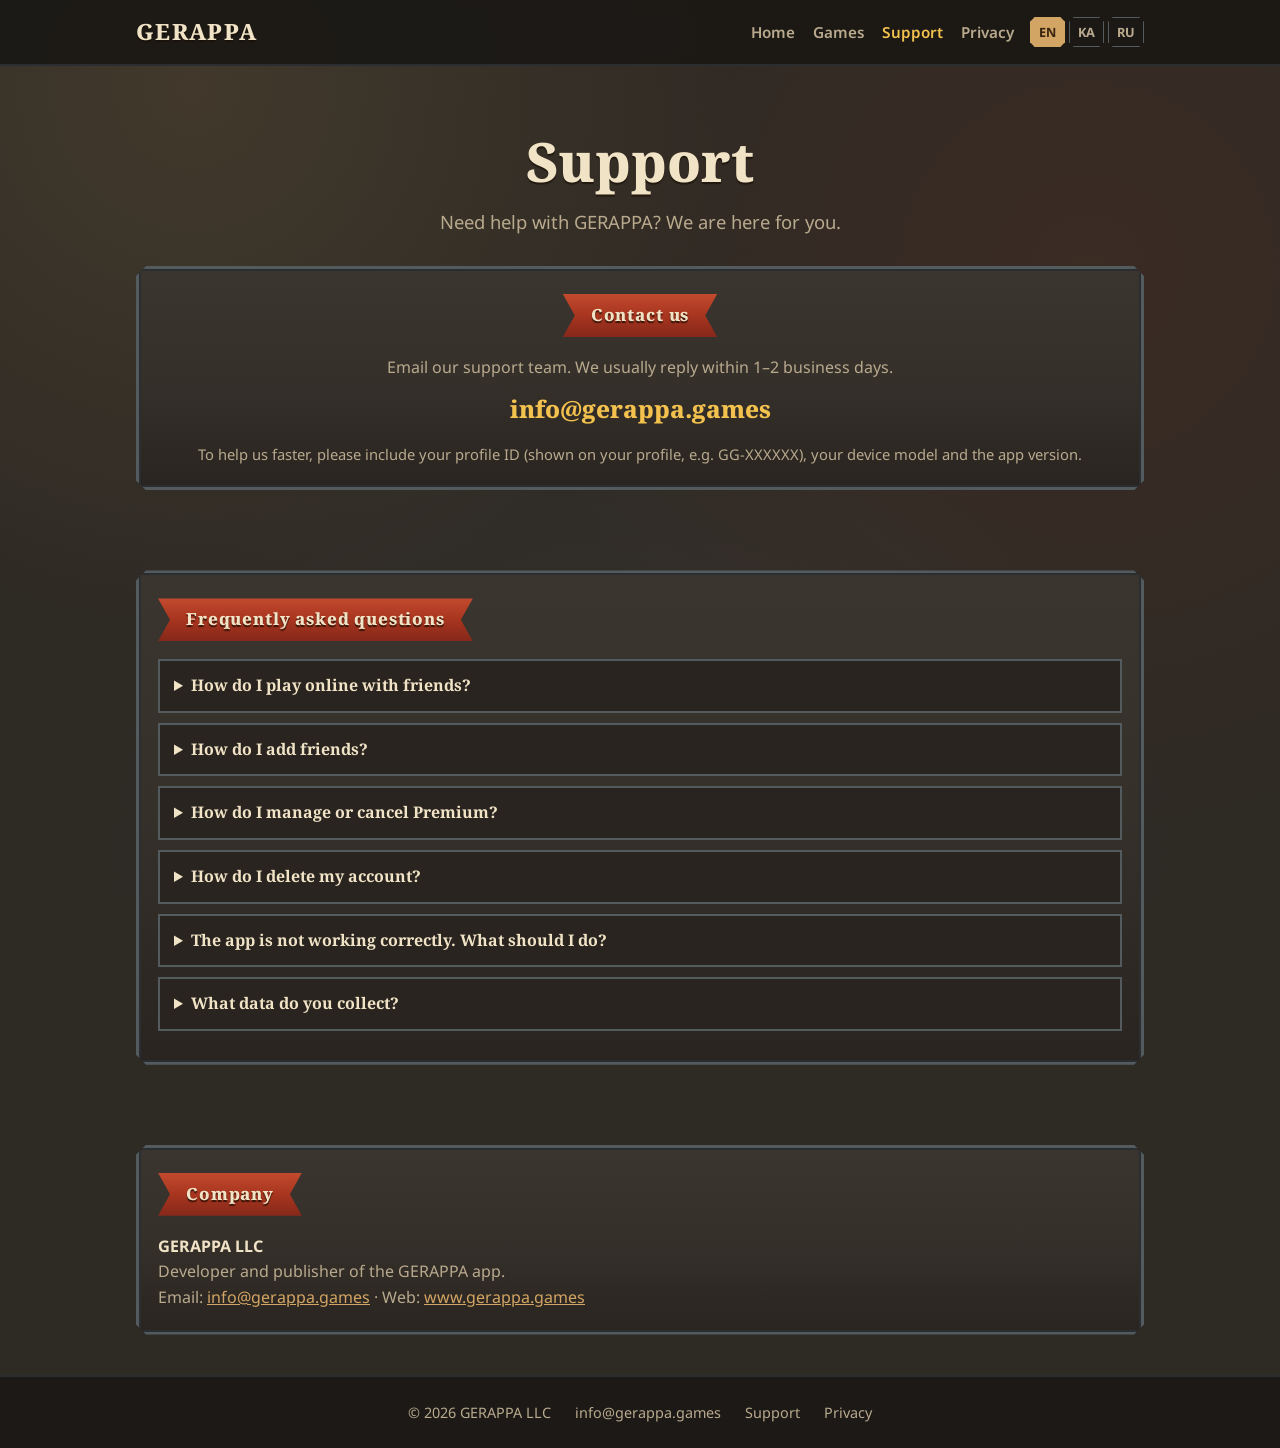
<file: support/index.html>
<!DOCTYPE html>
<html lang="en">
<head>
    <meta charset="UTF-8">
    <meta name="viewport" content="width=device-width, initial-scale=1.0">
    <meta name="description" content="GERAPPA support: contact GERAPPA LLC, frequently asked questions, subscriptions and account deletion.">
    <title>Support — GERAPPA</title>
    <link rel="preconnect" href="https://fonts.googleapis.com">
    <link rel="preconnect" href="https://fonts.gstatic.com" crossorigin>
    <link href="https://fonts.googleapis.com/css2?family=Noto+Sans+Georgian:wght@400;600;700&family=Noto+Serif+Georgian:wght@700;800&display=swap" rel="stylesheet">
    <link rel="stylesheet" href="/assets/site.css">
</head>
<body>
    <header class="site">
        <div class="wrap">
            <a class="brand" href="/">GERAPPA</a>
            <nav class="links">
                <a href="/" data-i18n="navHome">Home</a>
                <a href="/#games" data-i18n="navGames">Games</a>
                <a href="/support" aria-current="page" data-i18n="navSupport">Support</a>
                <a href="/privacy" data-i18n="navPrivacy">Privacy</a>
            </nav>
            <div class="lang" role="group" aria-label="Language">
                <button type="button" data-lang="en">EN</button>
                <button type="button" data-lang="ka">KA</button>
                <button type="button" data-lang="ru">RU</button>
            </div>
        </div>
    </header>

    <main>
        <section class="hero" style="padding-bottom: 20px">
            <div class="wrap">
                <h1 data-i18n="title">Support</h1>
                <p class="lead" style="margin: 14px auto 0" data-i18n="lead">Need help with GERAPPA? We are here for you.</p>
            </div>
        </section>

        <section style="padding-top: 10px">
            <div class="wrap">
                <div class="panel contact-box">
                    <div class="ribbon" data-i18n="contactTitle">Contact us</div>
                    <p class="muted" data-i18n="contactText">Email our support team. We usually reply within 1–2 business days.</p>
                    <p style="margin: 10px 0 14px"><a class="email" href="mailto:info@gerappa.games?subject=GERAPPA%20support">info@gerappa.games</a></p>
                    <p class="muted" style="font-size: 0.92em" data-i18n="contactTip">To help us faster, please include your profile ID (shown on your profile, e.g. GG-XXXXXX), your device model and the app version.</p>
                </div>
            </div>
        </section>

        <section>
            <div class="wrap">
                <div class="panel">
                    <div class="ribbon" data-i18n="faqTitle">Frequently asked questions</div>

                    <details>
                        <summary data-i18n="q1">How do I play online with friends?</summary>
                        <p data-i18n="a1">Choose an online game (for example Trivia, Liar or Intuition Edge), create a table and share the room code or invite friends from your friends list. Your friends tap “Room code” on the home screen and enter the code.</p>
                    </details>

                    <details>
                        <summary data-i18n="q2">How do I add friends?</summary>
                        <p data-i18n="a2">Open Friends from the home screen and add a friend by their profile ID. They will see your request in Notifications.</p>
                    </details>

                    <details>
                        <summary data-i18n="q3">How do I manage or cancel Premium?</summary>
                        <p data-i18n="a3">Premium subscriptions are handled by the store you bought them from:</p>
                        <ul>
                            <li data-i18n="a3ios">iPhone / iPad: Settings → your name → Subscriptions → GERAPPA.</li>
                            <li data-i18n="a3android">Android: Google Play → Profile → Payments &amp; subscriptions → Subscriptions → GERAPPA.</li>
                        </ul>
                        <p data-i18n="a3refund">Refunds are processed by Apple or Google according to their policies. If something went wrong with a purchase, write to us and we will help.</p>
                    </details>

                    <details>
                        <summary data-i18n="q4">How do I delete my account?</summary>
                        <p data-i18n="a4">In the app: open your profile (the settings button on the home screen) → “Delete account” and confirm. Your account and personal data are deleted. You can also email us from the address linked to your account and we will delete it for you.</p>
                    </details>

                    <details>
                        <summary data-i18n="q5">The app is not working correctly. What should I do?</summary>
                        <p data-i18n="a5">Make sure you have the latest version from the App Store or Google Play and a stable internet connection, then restart the app. If the problem continues, email us a short description and, if possible, a screenshot.</p>
                    </details>

                    <details>
                        <summary data-i18n="q6">What data do you collect?</summary>
                        <p data-i18n="a6">Please see our <a href="/privacy">Privacy Policy</a> for full details on what we collect and how we use it.</p>
                    </details>
                </div>
            </div>
        </section>

        <section>
            <div class="wrap">
                <div class="panel">
                    <div class="ribbon" data-i18n="companyTitle">Company</div>
                    <p><b>GERAPPA LLC</b></p>
                    <p class="muted" data-i18n="companyText">Developer and publisher of the GERAPPA app.</p>
                    <p class="muted">Email: <a href="mailto:info@gerappa.games">info@gerappa.games</a> · Web: <a href="https://www.gerappa.games">www.gerappa.games</a></p>
                </div>
            </div>
        </section>
    </main>

    <footer class="site">
        <div class="wrap">
            <span>© 2026 GERAPPA LLC</span>
            <a href="mailto:info@gerappa.games">info@gerappa.games</a>
            <a href="/support" data-i18n="navSupport">Support</a>
            <a href="/privacy" data-i18n="navPrivacy">Privacy</a>
        </div>
    </footer>

    <script>
        window.T = {
            en: {
                _title: 'Support — GERAPPA',
                navHome: 'Home', navGames: 'Games', navSupport: 'Support', navPrivacy: 'Privacy',
                title: 'Support', lead: 'Need help with GERAPPA? We are here for you.',
                contactTitle: 'Contact us',
                contactText: 'Email our support team. We usually reply within 1–2 business days.',
                contactTip: 'To help us faster, please include your profile ID (shown on your profile, e.g. GG-XXXXXX), your device model and the app version.',
                faqTitle: 'Frequently asked questions',
                q1: 'How do I play online with friends?',
                a1: 'Choose an online game (for example Trivia, Liar or Intuition Edge), create a table and share the room code or invite friends from your friends list. Your friends tap “Room code” on the home screen and enter the code.',
                q2: 'How do I add friends?',
                a2: 'Open Friends from the home screen and add a friend by their profile ID. They will see your request in Notifications.',
                q3: 'How do I manage or cancel Premium?',
                a3: 'Premium subscriptions are handled by the store you bought them from:',
                a3ios: 'iPhone / iPad: Settings → your name → Subscriptions → GERAPPA.',
                a3android: 'Android: Google Play → Profile → Payments &amp; subscriptions → Subscriptions → GERAPPA.',
                a3refund: 'Refunds are processed by Apple or Google according to their policies. If something went wrong with a purchase, write to us and we will help.',
                q4: 'How do I delete my account?',
                a4: 'In the app: open your profile (the settings button on the home screen) → “Delete account” and confirm. Your account and personal data are deleted. You can also email us from the address linked to your account and we will delete it for you.',
                q5: 'The app is not working correctly. What should I do?',
                a5: 'Make sure you have the latest version from the App Store or Google Play and a stable internet connection, then restart the app. If the problem continues, email us a short description and, if possible, a screenshot.',
                q6: 'What data do you collect?',
                a6: 'Please see our <a href="/privacy">Privacy Policy</a> for full details on what we collect and how we use it.',
                companyTitle: 'Company', companyText: 'Developer and publisher of the GERAPPA app.'
            },
            ka: {
                _title: 'დახმარება — GERAPPA',
                navHome: 'მთავარი', navGames: 'თამაშები', navSupport: 'დახმარება', navPrivacy: 'კონფიდენციალურობა',
                title: 'დახმარება', lead: 'გჭირდება დახმარება GERAPPA-სთან? აქ ვართ შენთვის.',
                contactTitle: 'დაგვიკავშირდი',
                contactText: 'მოგვწერე ელფოსტაზე. ჩვეულებრივ 1–2 სამუშაო დღეში გპასუხობთ.',
                contactTip: 'უფრო სწრაფად რომ დაგეხმაროთ, მიუთითე შენი პროფილის ID (ჩანს პროფილზე, მაგ. GG-XXXXXX), ტელეფონის მოდელი და აპის ვერსია.',
                faqTitle: 'ხშირად დასმული კითხვები',
                q1: 'როგორ ვითამაშო ონლაინ მეგობრებთან?',
                a1: 'აირჩიე ონლაინ თამაში (მაგ. ვიქტორინა, მატყუარა ან ინტუიციის ზღვარი), შექმენი მაგიდა და გაუზიარე ოთახის კოდი ან მოიწვიე მეგობრები სიიდან. მეგობრები მთავარ გვერდზე აჭერენ „ოთახის კოდს“ და წერენ კოდს.',
                q2: 'როგორ დავამატო მეგობარი?',
                a2: 'მთავარ გვერდზე გახსენი „მეგობრები“ და დაამატე მეგობარი მისი პროფილის ID-ით. მოთხოვნას ის შეტყობინებებში ნახავს.',
                q3: 'როგორ ვმართო ან გავაუქმო Premium?',
                a3: 'Premium გამოწერას მართავს მაღაზია, საიდანაც იყიდე:',
                a3ios: 'iPhone / iPad: პარამეტრები → შენი სახელი → გამოწერები → GERAPPA.',
                a3android: 'Android: Google Play → პროფილი → გადახდები და გამოწერები → გამოწერები → GERAPPA.',
                a3refund: 'თანხის დაბრუნებას Apple ან Google ახორციელებს თავისი წესებით. თუ შეძენისას რამე პრობლემა შეგექმნა, მოგვწერე და დაგეხმარებით.',
                q4: 'როგორ წავშალო ანგარიში?',
                a4: 'აპში: გახსენი პროფილი (პარამეტრების ღილაკი მთავარ გვერდზე) → „ანგარიშის წაშლა“ და დაადასტურე. ანგარიში და პერსონალური მონაცემები წაიშლება. ასევე შეგიძლია მოგვწერო ანგარიშზე მიბმული ელფოსტიდან და ჩვენ წავშლით.',
                q5: 'აპი არ მუშაობს სწორად. რა ვქნა?',
                a5: 'დარწმუნდი, რომ App Store-იდან ან Google Play-დან ბოლო ვერსია გაქვს და ინტერნეტი სტაბილურია, შემდეგ აპი თავიდან გახსენი. თუ პრობლემა რჩება, მოგვწერე მოკლე აღწერა და, თუ შეიძლება, სქრინშოტი.',
                q6: 'რა მონაცემებს აგროვებთ?',
                a6: 'სრული ინფორმაციისთვის იხილე ჩვენი <a href="/privacy">კონფიდენციალურობის პოლიტიკა</a>.',
                companyTitle: 'კომპანია', companyText: 'GERAPPA აპლიკაციის დეველოპერი და გამომცემელი.'
            },
            ru: {
                _title: 'Поддержка — GERAPPA',
                navHome: 'Главная', navGames: 'Игры', navSupport: 'Поддержка', navPrivacy: 'Конфиденциальность',
                title: 'Поддержка', lead: 'Нужна помощь с GERAPPA? Мы на связи.',
                contactTitle: 'Связаться с нами',
                contactText: 'Напишите в поддержку. Обычно мы отвечаем в течение 1–2 рабочих дней.',
                contactTip: 'Чтобы мы помогли быстрее, укажите ID профиля (виден в профиле, например GG-XXXXXX), модель устройства и версию приложения.',
                faqTitle: 'Частые вопросы',
                q1: 'Как играть онлайн с друзьями?',
                a1: 'Выберите онлайн-игру (например, Викторину, Лжеца или Грань интуиции), создайте стол и поделитесь кодом комнаты или пригласите друзей из списка. Друзья нажимают «Код комнаты» на главном экране и вводят код.',
                q2: 'Как добавить друзей?',
                a2: 'Откройте «Друзья» на главном экране и добавьте друга по ID профиля. Он увидит запрос в уведомлениях.',
                q3: 'Как управлять Premium или отменить подписку?',
                a3: 'Подписками Premium управляет магазин, в котором вы их купили:',
                a3ios: 'iPhone / iPad: Настройки → ваше имя → Подписки → GERAPPA.',
                a3android: 'Android: Google Play → Профиль → Платежи и подписки → Подписки → GERAPPA.',
                a3refund: 'Возвраты оформляют Apple или Google по своим правилам. Если с покупкой что-то пошло не так — напишите нам, мы поможем.',
                q4: 'Как удалить аккаунт?',
                a4: 'В приложении: откройте профиль (кнопка настроек на главном экране) → «Удалить аккаунт» и подтвердите. Аккаунт и персональные данные будут удалены. Также можно написать нам с почты, привязанной к аккаунту, и мы удалим его.',
                q5: 'Приложение работает неправильно. Что делать?',
                a5: 'Убедитесь, что установлена последняя версия из App Store или Google Play и интернет стабилен, затем перезапустите приложение. Если проблема остаётся, напишите нам краткое описание и, по возможности, скриншот.',
                q6: 'Какие данные вы собираете?',
                a6: 'Подробности — в нашей <a href="/privacy">Политике конфиденциальности</a>.',
                companyTitle: 'Компания', companyText: 'Разработчик и издатель приложения GERAPPA.'
            }
        };
    </script>
    <script src="/assets/i18n.js"></script>
</body>
</html>
</file>
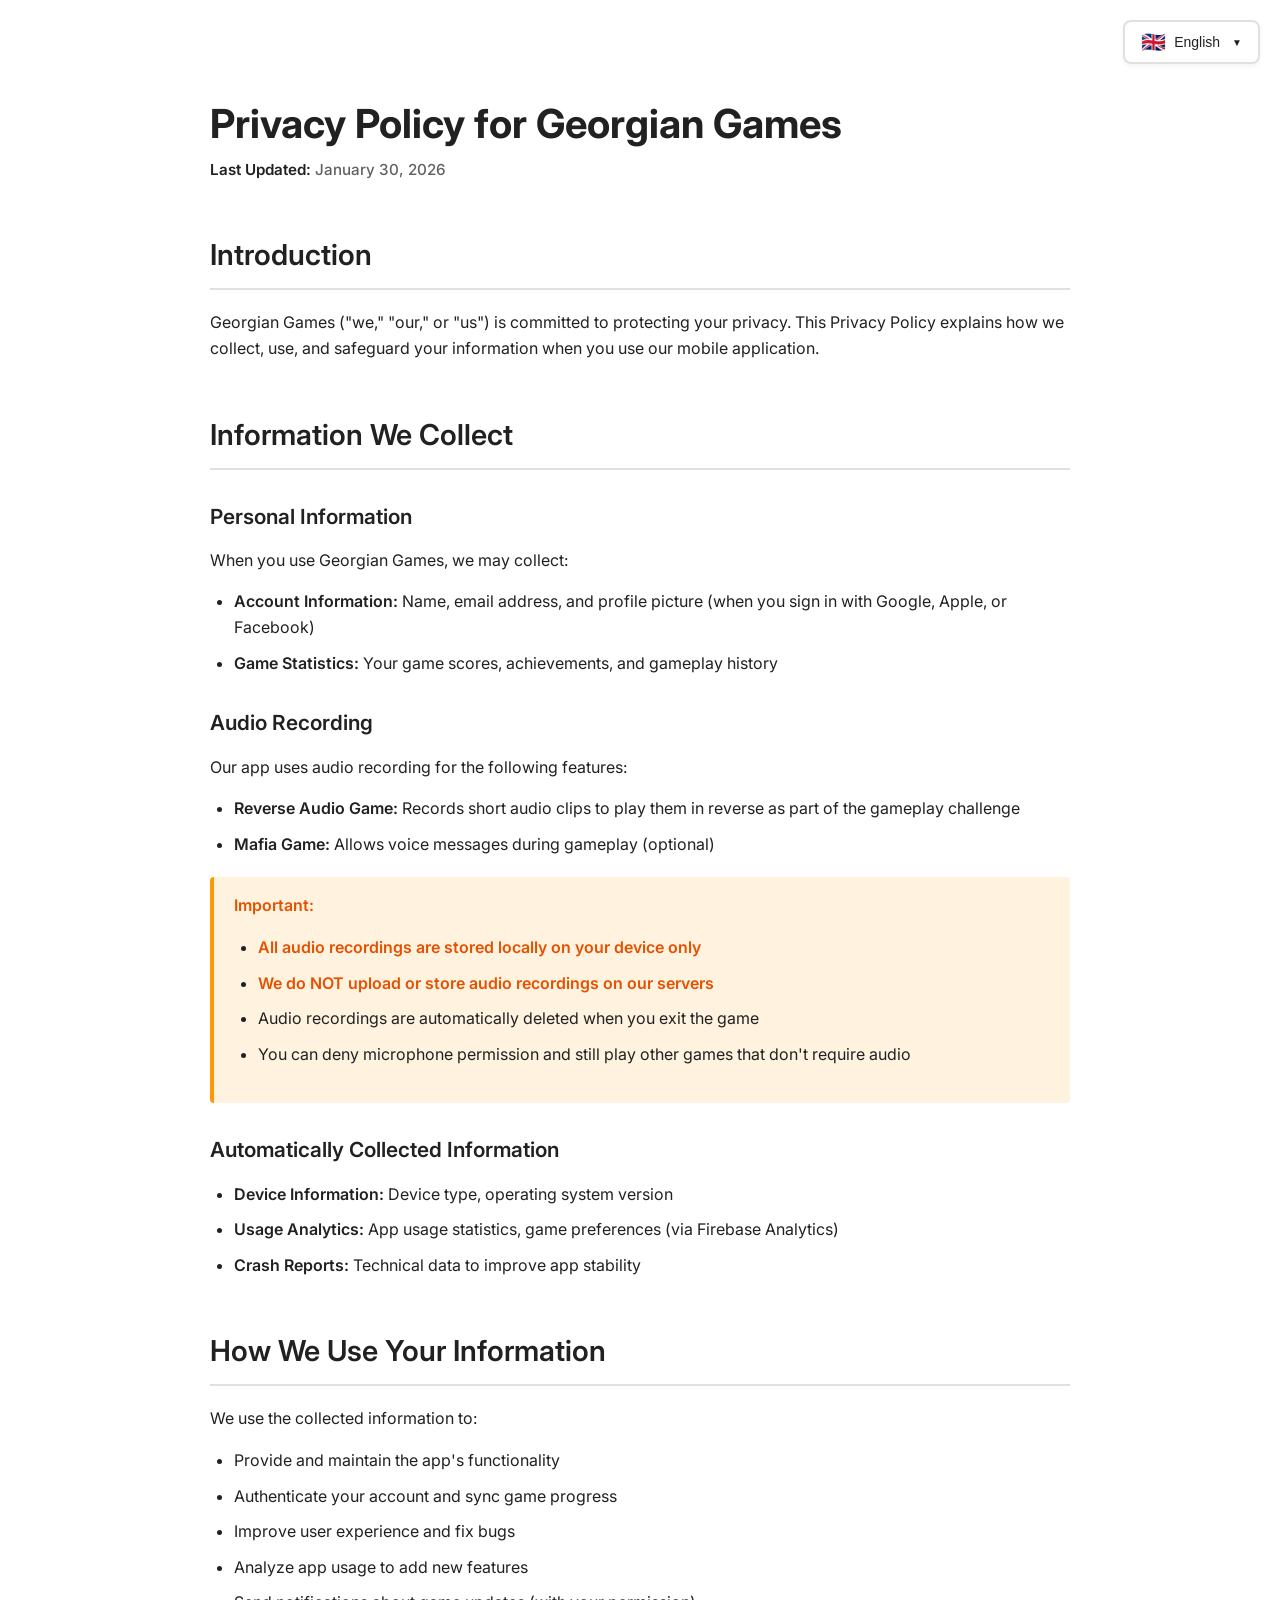
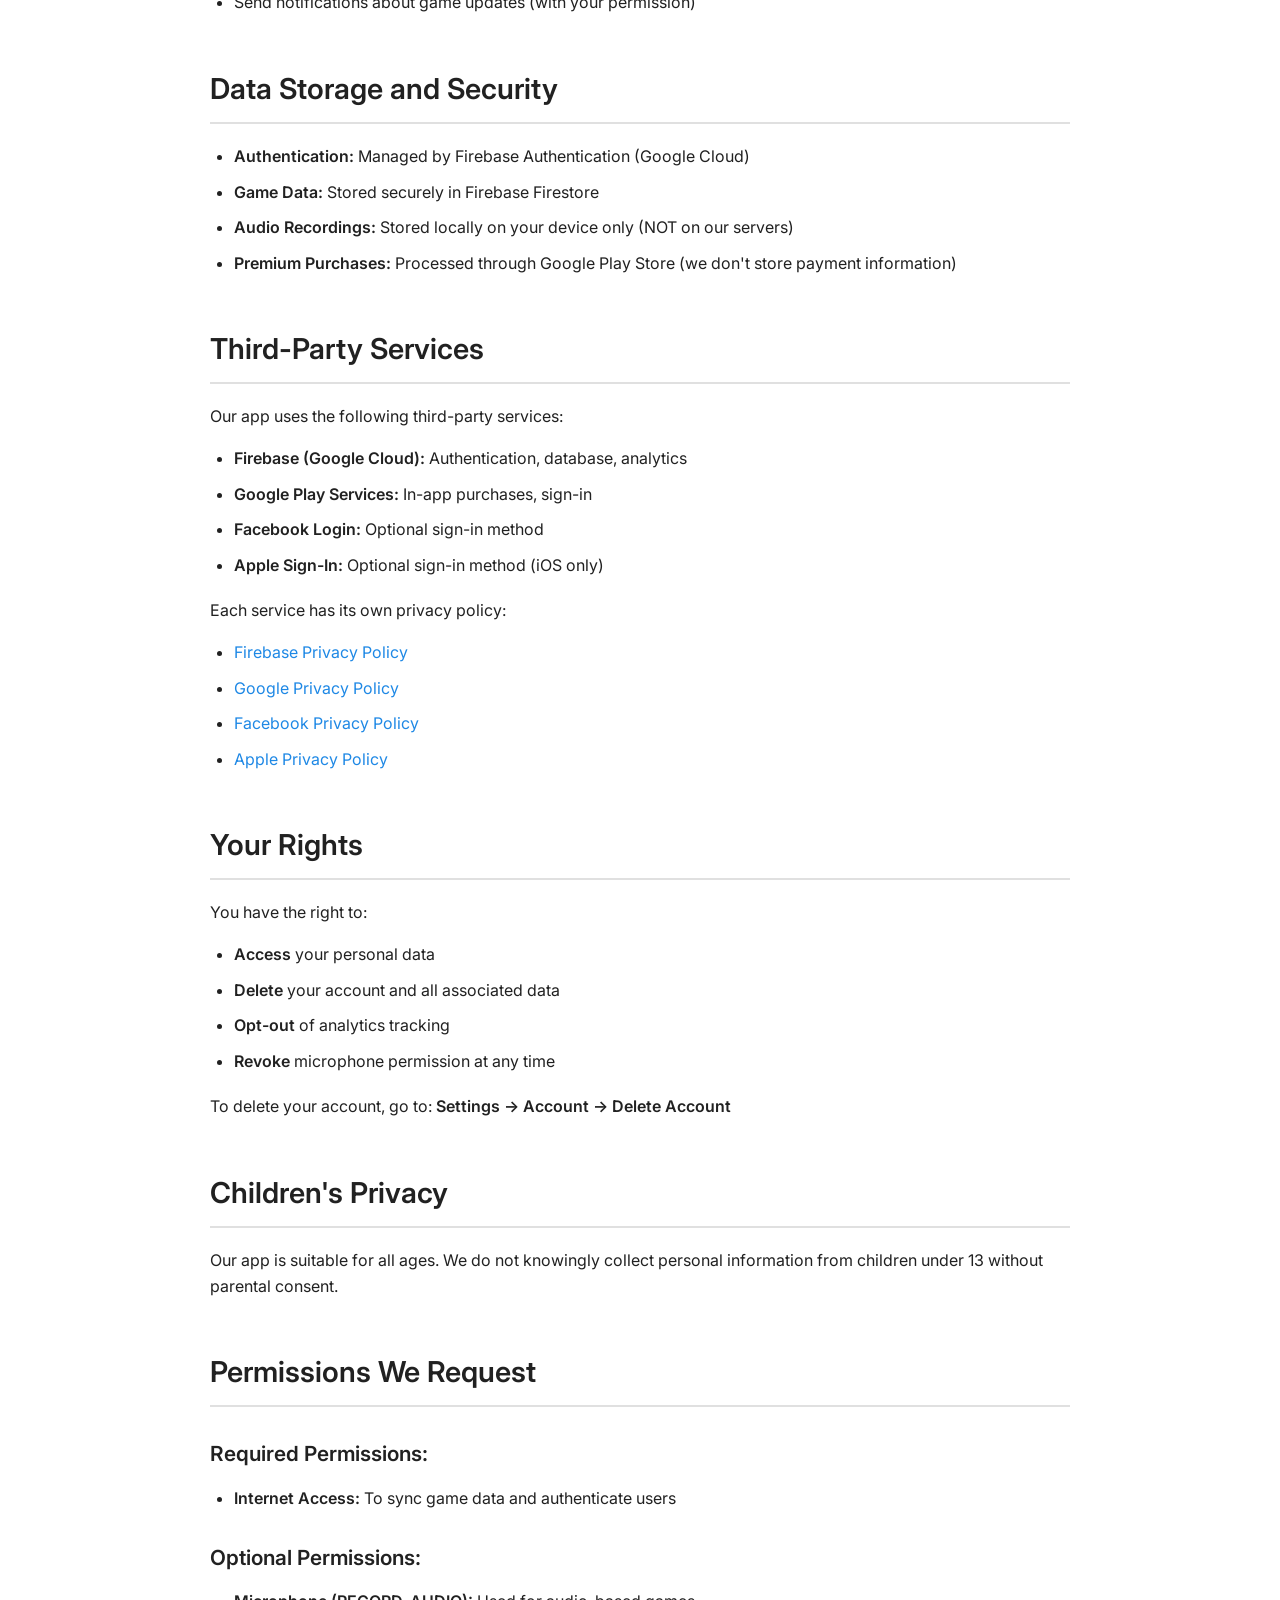
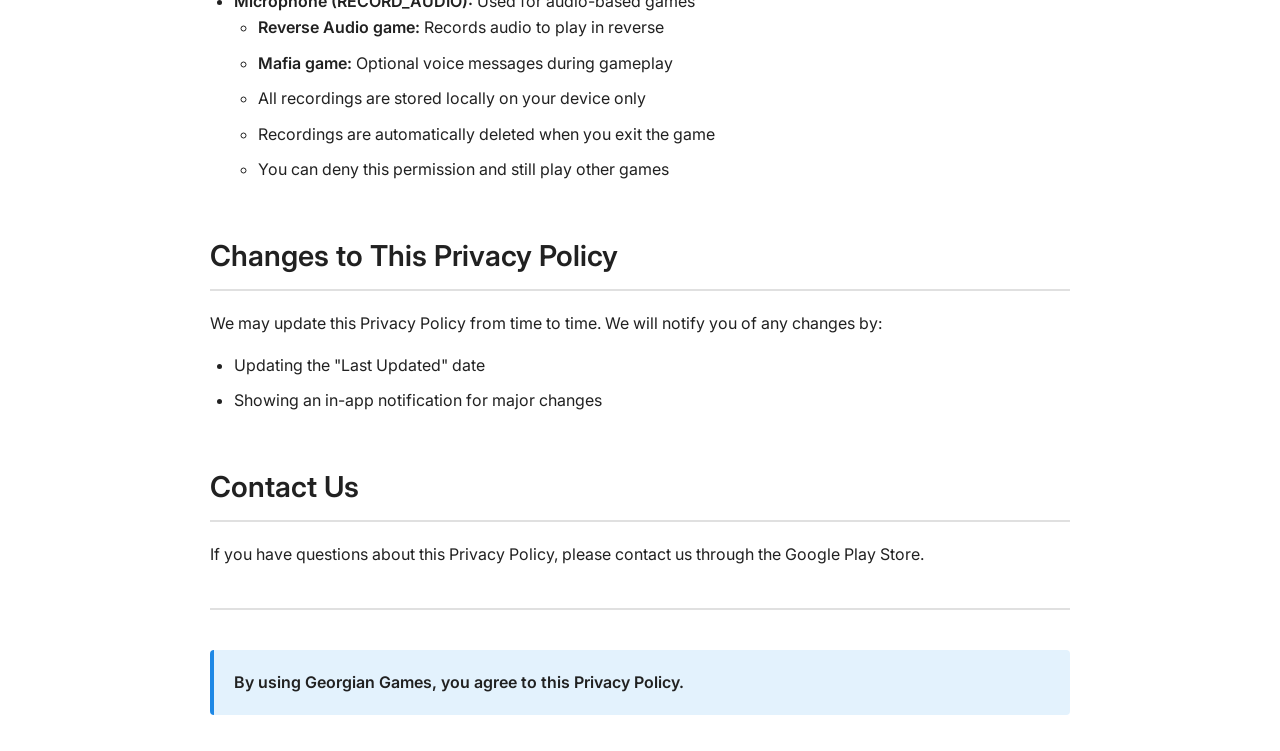
<file: privacy-policy.html>
<!DOCTYPE html>
<html lang="en">
<head>
    <meta charset="UTF-8">
    <meta name="viewport" content="width=device-width, initial-scale=1.0">
    <meta name="description" content="Privacy Policy for Georgian Games mobile application. Learn how we collect, use, and protect your information.">
    <meta name="keywords" content="Georgian Games, Privacy Policy, Mobile App, Privacy">
    <meta name="author" content="Georgian Games">
    
    <!-- Open Graph / Facebook -->
    <meta property="og:type" content="website">
    <meta property="og:title" content="Privacy Policy - Georgian Games">
    <meta property="og:description" content="Privacy Policy for Georgian Games mobile application">
    
    <!-- Twitter -->
    <meta name="twitter:card" content="summary">
    <meta name="twitter:title" content="Privacy Policy - Georgian Games">
    <meta name="twitter:description" content="Privacy Policy for Georgian Games mobile application">
    
    <title>Privacy Policy - Georgian Games</title>
    
    <link rel="preconnect" href="https://fonts.googleapis.com">
    <link rel="preconnect" href="https://fonts.gstatic.com" crossorigin>
    <link href="https://fonts.googleapis.com/css2?family=Inter:wght@400;500;600;700&display=swap" rel="stylesheet">
    
    <style>
        * {
            margin: 0;
            padding: 0;
            box-sizing: border-box;
        }
        
        :root {
            --primary-color: #1E88E5;
            --text-color: #212121;
            --text-secondary: #616161;
            --bg-color: #FFFFFF;
            --border-color: #E0E0E0;
            --hover-color: #1976D2;
            --transition: all 0.3s ease;
        }
        
        html {
            scroll-behavior: smooth;
        }
        
        body {
            font-family: 'Inter', -apple-system, BlinkMacSystemFont, 'Segoe UI', Roboto, Oxygen, Ubuntu, Cantarell, sans-serif;
            line-height: 1.6;
            color: var(--text-color);
            background-color: var(--bg-color);
            padding: 0;
            margin: 0;
            font-size: 16px;
        }
        
        .container {
            max-width: 900px;
            margin: 0 auto;
            padding: 20px;
            padding-top: 100px;
        }
        
        /* Language Switcher */
        .language-switcher {
            position: fixed;
            top: 20px;
            right: 20px;
            z-index: 1000;
        }
        
        .language-dropdown {
            position: relative;
            display: inline-block;
        }
        
        .language-button {
            background: var(--bg-color);
            border: 2px solid var(--border-color);
            border-radius: 8px;
            padding: 10px 16px;
            cursor: pointer;
            display: flex;
            align-items: center;
            gap: 8px;
            font-size: 14px;
            font-weight: 500;
            color: var(--text-color);
            transition: var(--transition);
            box-shadow: 0 2px 4px rgba(0,0,0,0.05);
        }
        
        .language-button:hover {
            border-color: var(--primary-color);
            box-shadow: 0 4px 8px rgba(30, 136, 229, 0.1);
        }
        
        .language-button::after {
            content: '▼';
            font-size: 10px;
            margin-left: 4px;
            transition: transform 0.3s ease;
        }
        
        .language-button.active::after {
            transform: rotate(180deg);
        }
        
        .flag {
            font-size: 20px;
            line-height: 1;
        }
        
        .language-menu {
            position: absolute;
            top: calc(100% + 8px);
            right: 0;
            background: var(--bg-color);
            border: 2px solid var(--border-color);
            border-radius: 8px;
            box-shadow: 0 4px 12px rgba(0,0,0,0.1);
            min-width: 180px;
            opacity: 0;
            visibility: hidden;
            transform: translateY(-10px);
            transition: var(--transition);
            overflow: hidden;
        }
        
        .language-menu.active {
            opacity: 1;
            visibility: visible;
            transform: translateY(0);
        }
        
        .language-option {
            padding: 12px 16px;
            cursor: pointer;
            display: flex;
            align-items: center;
            gap: 10px;
            transition: var(--transition);
            border-bottom: 1px solid var(--border-color);
        }
        
        .language-option:last-child {
            border-bottom: none;
        }
        
        .language-option:hover {
            background-color: #F5F5F5;
            color: var(--primary-color);
        }
        
        .language-option.active {
            background-color: #E3F2FD;
            color: var(--primary-color);
            font-weight: 600;
        }
        
        /* Content */
        .content {
            opacity: 1;
            transition: opacity 0.3s ease;
        }
        
        .content.fade-out {
            opacity: 0;
        }
        
        .content.fade-in {
            opacity: 1;
        }
        
        h1 {
            font-size: 2.5em;
            font-weight: 700;
            margin-bottom: 10px;
            color: var(--text-color);
            line-height: 1.2;
        }
        
        .last-updated {
            color: var(--text-secondary);
            font-size: 0.95em;
            margin-bottom: 40px;
            font-weight: 500;
        }
        
        h2 {
            font-size: 1.8em;
            font-weight: 600;
            margin-top: 50px;
            margin-bottom: 20px;
            color: var(--text-color);
            padding-bottom: 10px;
            border-bottom: 2px solid var(--border-color);
        }
        
        h3 {
            font-size: 1.3em;
            font-weight: 600;
            margin-top: 30px;
            margin-bottom: 15px;
            color: var(--text-color);
        }
        
        p {
            margin-bottom: 16px;
            color: var(--text-color);
        }
        
        ul, ol {
            margin-bottom: 20px;
            padding-left: 24px;
        }
        
        li {
            margin-bottom: 10px;
            color: var(--text-color);
        }
        
        strong {
            color: var(--text-color);
            font-weight: 600;
        }
        
        a {
            color: var(--primary-color);
            text-decoration: none;
            transition: var(--transition);
            border-bottom: 1px solid transparent;
        }
        
        a:hover {
            color: var(--hover-color);
            border-bottom-color: var(--hover-color);
        }
        
        .important {
            background-color: #FFF3E0;
            border-left: 4px solid #FF9800;
            padding: 16px 20px;
            margin: 20px 0;
            border-radius: 4px;
        }
        
        .important strong {
            color: #E65100;
        }
        
        hr {
            border: none;
            border-top: 2px solid var(--border-color);
            margin: 40px 0;
        }
        
        .agreement {
            background-color: #E3F2FD;
            border-left: 4px solid var(--primary-color);
            padding: 20px;
            margin-top: 40px;
            border-radius: 4px;
            font-weight: 500;
        }
        
        /* Responsive Design */
        @media (max-width: 768px) {
            .container {
                padding: 15px;
                padding-top: 90px;
            }
            
            .language-switcher {
                top: 15px;
                right: 15px;
            }
            
            .language-button {
                padding: 8px 12px;
                font-size: 13px;
            }
            
            h1 {
                font-size: 2em;
            }
            
            h2 {
                font-size: 1.5em;
                margin-top: 40px;
            }
            
            h3 {
                font-size: 1.2em;
            }
            
            body {
                font-size: 15px;
            }
        }
        
        @media (max-width: 480px) {
            .container {
                padding: 12px;
                padding-top: 85px;
            }
            
            h1 {
                font-size: 1.75em;
            }
            
            h2 {
                font-size: 1.3em;
            }
            
            .language-button span:not(.flag) {
                display: none;
            }
            
            .language-menu {
                min-width: 150px;
            }
        }
        
        /* Accessibility */
        .sr-only {
            position: absolute;
            width: 1px;
            height: 1px;
            padding: 0;
            margin: -1px;
            overflow: hidden;
            clip: rect(0, 0, 0, 0);
            white-space: nowrap;
            border-width: 0;
        }
        
        /* Print Styles */
        @media print {
            .language-switcher {
                display: none;
            }
            
            .container {
                padding-top: 20px;
            }
        }
    </style>
</head>
<body>
    <!-- Language Switcher -->
    <div class="language-switcher">
        <div class="language-dropdown">
            <button class="language-button" id="languageButton" aria-label="Select language" aria-haspopup="true" aria-expanded="false">
                <span class="flag" id="currentFlag">🇬🇧</span>
                <span id="currentLanguage">English</span>
            </button>
            <div class="language-menu" id="languageMenu" role="menu">
                <div class="language-option active" data-lang="en" role="menuitem" tabindex="0">
                    <span class="flag">🇬🇧</span>
                    <span>English</span>
                </div>
                <div class="language-option" data-lang="ka" role="menuitem" tabindex="0">
                    <span class="flag">🇬🇪</span>
                    <span>ქართული</span>
                </div>
                <div class="language-option" data-lang="ru" role="menuitem" tabindex="0">
                    <span class="flag">🇷🇺</span>
                    <span>Русский</span>
                </div>
            </div>
        </div>
    </div>
    
    <!-- Content Container -->
    <div class="container">
        <div class="content" id="content">
            <!-- English Content (Default) -->
            <div data-lang="en">
                <h1>Privacy Policy for Georgian Games</h1>
                <p class="last-updated"><strong>Last Updated:</strong> January 30, 2026</p>
                
                <h2>Introduction</h2>
                <p>Georgian Games ("we," "our," or "us") is committed to protecting your privacy. This Privacy Policy explains how we collect, use, and safeguard your information when you use our mobile application.</p>
                
                <h2>Information We Collect</h2>
                
                <h3>Personal Information</h3>
                <p>When you use Georgian Games, we may collect:</p>
                <ul>
                    <li><strong>Account Information:</strong> Name, email address, and profile picture (when you sign in with Google, Apple, or Facebook)</li>
                    <li><strong>Game Statistics:</strong> Your game scores, achievements, and gameplay history</li>
                </ul>
                
                <h3>Audio Recording</h3>
                <p>Our app uses audio recording for the following features:</p>
                <ul>
                    <li><strong>Reverse Audio Game:</strong> Records short audio clips to play them in reverse as part of the gameplay challenge</li>
                    <li><strong>Mafia Game:</strong> Allows voice messages during gameplay (optional)</li>
                </ul>
                
                <div class="important">
                    <p><strong>Important:</strong></p>
                    <ul>
                        <li><strong>All audio recordings are stored locally on your device only</strong></li>
                        <li><strong>We do NOT upload or store audio recordings on our servers</strong></li>
                        <li>Audio recordings are automatically deleted when you exit the game</li>
                        <li>You can deny microphone permission and still play other games that don't require audio</li>
                    </ul>
                </div>
                
                <h3>Automatically Collected Information</h3>
                <ul>
                    <li><strong>Device Information:</strong> Device type, operating system version</li>
                    <li><strong>Usage Analytics:</strong> App usage statistics, game preferences (via Firebase Analytics)</li>
                    <li><strong>Crash Reports:</strong> Technical data to improve app stability</li>
                </ul>
                
                <h2>How We Use Your Information</h2>
                <p>We use the collected information to:</p>
                <ul>
                    <li>Provide and maintain the app's functionality</li>
                    <li>Authenticate your account and sync game progress</li>
                    <li>Improve user experience and fix bugs</li>
                    <li>Analyze app usage to add new features</li>
                    <li>Send notifications about game updates (with your permission)</li>
                </ul>
                
                <h2>Data Storage and Security</h2>
                <ul>
                    <li><strong>Authentication:</strong> Managed by Firebase Authentication (Google Cloud)</li>
                    <li><strong>Game Data:</strong> Stored securely in Firebase Firestore</li>
                    <li><strong>Audio Recordings:</strong> Stored locally on your device only (NOT on our servers)</li>
                    <li><strong>Premium Purchases:</strong> Processed through Google Play Store (we don't store payment information)</li>
                </ul>
                
                <h2>Third-Party Services</h2>
                <p>Our app uses the following third-party services:</p>
                <ul>
                    <li><strong>Firebase (Google Cloud):</strong> Authentication, database, analytics</li>
                    <li><strong>Google Play Services:</strong> In-app purchases, sign-in</li>
                    <li><strong>Facebook Login:</strong> Optional sign-in method</li>
                    <li><strong>Apple Sign-In:</strong> Optional sign-in method (iOS only)</li>
                </ul>
                <p>Each service has its own privacy policy:</p>
                <ul>
                    <li><a href="https://firebase.google.com/support/privacy" target="_blank" rel="noopener noreferrer">Firebase Privacy Policy</a></li>
                    <li><a href="https://policies.google.com/privacy" target="_blank" rel="noopener noreferrer">Google Privacy Policy</a></li>
                    <li><a href="https://www.facebook.com/privacy/explanation" target="_blank" rel="noopener noreferrer">Facebook Privacy Policy</a></li>
                    <li><a href="https://www.apple.com/privacy/" target="_blank" rel="noopener noreferrer">Apple Privacy Policy</a></li>
                </ul>
                
                <h2>Your Rights</h2>
                <p>You have the right to:</p>
                <ul>
                    <li><strong>Access</strong> your personal data</li>
                    <li><strong>Delete</strong> your account and all associated data</li>
                    <li><strong>Opt-out</strong> of analytics tracking</li>
                    <li><strong>Revoke</strong> microphone permission at any time</li>
                </ul>
                <p>To delete your account, go to: <strong>Settings → Account → Delete Account</strong></p>
                
                <h2>Children's Privacy</h2>
                <p>Our app is suitable for all ages. We do not knowingly collect personal information from children under 13 without parental consent.</p>
                
                <h2>Permissions We Request</h2>
                
                <h3>Required Permissions:</h3>
                <ul>
                    <li><strong>Internet Access:</strong> To sync game data and authenticate users</li>
                </ul>
                
                <h3>Optional Permissions:</h3>
                <ul>
                    <li><strong>Microphone (RECORD_AUDIO):</strong> Used for audio-based games
                        <ul>
                            <li><strong>Reverse Audio game:</strong> Records audio to play in reverse</li>
                            <li><strong>Mafia game:</strong> Optional voice messages during gameplay</li>
                            <li>All recordings are stored locally on your device only</li>
                            <li>Recordings are automatically deleted when you exit the game</li>
                            <li>You can deny this permission and still play other games</li>
                        </ul>
                    </li>
                </ul>
                
                <h2>Changes to This Privacy Policy</h2>
                <p>We may update this Privacy Policy from time to time. We will notify you of any changes by:</p>
                <ul>
                    <li>Updating the "Last Updated" date</li>
                    <li>Showing an in-app notification for major changes</li>
                </ul>
                
                <h2>Contact Us</h2>
                <p>If you have questions about this Privacy Policy, please contact us through the Google Play Store.</p>
                
                <hr>
                
                <p class="agreement"><strong>By using Georgian Games, you agree to this Privacy Policy.</strong></p>
            </div>
            
            <!-- Georgian Content -->
            <div data-lang="ka" style="display: none;">
                <h1>კონფიდენციალურობის პოლიტიკა - Georgian Games</h1>
                <p class="last-updated"><strong>ბოლო განახლება:</strong> 30 იანვარი, 2026</p>
                
                <h2>შესავალი</h2>
                <p>Georgian Games ("ჩვენ") ვალდებულნი ვართ დავიცვათ თქვენი კონფიდენციალურობა. ეს პოლიტიკა განმარტავს როგორ ვაგროვებთ, ვიყენებთ და ვიცავთ თქვენს ინფორმაციას.</p>
                
                <h2>რა ინფორმაციას ვაგროვებთ</h2>
                
                <h3>პერსონალური ინფორმაცია</h3>
                <ul>
                    <li><strong>ანგარიშის ინფორმაცია:</strong> სახელი, ელფოსტა, პროფილის სურათი (Google, Apple, ან Facebook-ით შესვლისას)</li>
                    <li><strong>თამაშის სტატისტიკა:</strong> ქულები, მიღწევები, თამაშის ისტორია</li>
                </ul>
                
                <h3>აუდიო ჩაწერა</h3>
                <p>აპლიკაცია იყენებს აუდიო ჩაწერას შემდეგი თამაშებისთვის:</p>
                <ul>
                    <li><strong>Reverse Audio თამაში:</strong> აწერს აუდიოს უკუღმა დასაკრავად</li>
                    <li><strong>მაფიის თამაში:</strong> ხმოვანი შეტყობინებები თამაშის დროს (არასავალდებულო)</li>
                </ul>
                
                <div class="important">
                    <p><strong>მნიშვნელოვანი:</strong></p>
                    <ul>
                        <li><strong>ყველა ჩანაწერი ინახება მხოლოდ თქვენს მოწყობილობაზე</strong></li>
                        <li><strong>არ ვტვირთავთ ჩანაწერებს სერვერზე</strong></li>
                        <li>ჩანაწერები ავტომატურად იშლება თამაშის დასრულების შემდეგ</li>
                        <li>შეგიძლიათ უარი თქვათ მიკროფონზე და თამაშოთ სხვა თამაშები</li>
                    </ul>
                </div>
                
                <h3>ავტომატურად შეგროვებული ინფორმაცია</h3>
                <ul>
                    <li><strong>მოწყობილობის ინფორმაცია:</strong> ტიპი, ოპერაციული სისტემის ვერსია</li>
                    <li><strong>გამოყენების ანალიტიკა:</strong> აპლიკაციის გამოყენების სტატისტიკა</li>
                    <li><strong>შეცდომების რეპორტები:</strong> ტექნიკური მონაცემები სტაბილურობის გასაუმჯობესებლად</li>
                </ul>
                
                <h2>როგორ ვიყენებთ ინფორმაციას</h2>
                <p>ინფორმაციას ვიყენებთ:</p>
                <ul>
                    <li>აპლიკაციის ფუნქციონირებისთვის</li>
                    <li>ანგარიშის ავთენტიფიკაციისა და პროგრესის სინქრონიზაციისთვის</li>
                    <li>მომხმარებლის გამოცდილების გაუმჯობესებისთვის</li>
                    <li>ახალი ფუნქციების დამატებისთვის</li>
                    <li>შეტყობინებების გასაგზავნად (თქვენი ნებართვით)</li>
                </ul>
                
                <h2>მონაცემთა შენახვა და უსაფრთხოება</h2>
                <ul>
                    <li><strong>ავთენტიფიკაცია:</strong> Firebase Authentication (Google Cloud)</li>
                    <li><strong>თამაშის მონაცემები:</strong> Firebase Firestore</li>
                    <li><strong>აუდიო ჩანაწერები:</strong> მხოლოდ თქვენს მოწყობილობაზე</li>
                    <li><strong>პრემიუმ შესყიდვები:</strong> Google Play Store-ის მეშვეობით</li>
                </ul>
                
                <h2>მესამე მხარის სერვისები</h2>
                <p>აპლიკაცია იყენებს:</p>
                <ul>
                    <li><strong>Firebase (Google Cloud):</strong> ავთენტიფიკაცია, მონაცემთა ბაზა, ანალიტიკა</li>
                    <li><strong>Google Play Services:</strong> შესყიდვები, შესვლა</li>
                    <li><strong>Facebook Login:</strong> შესვლის ოფცია</li>
                    <li><strong>Apple Sign-In:</strong> შესვლის ოფცია (iOS)</li>
                </ul>
                <p>თითოეულ სერვისს აქვს საკუთარი კონფიდენციალურობის პოლიტიკა:</p>
                <ul>
                    <li><a href="https://firebase.google.com/support/privacy" target="_blank" rel="noopener noreferrer">Firebase Privacy Policy</a></li>
                    <li><a href="https://policies.google.com/privacy" target="_blank" rel="noopener noreferrer">Google Privacy Policy</a></li>
                    <li><a href="https://www.facebook.com/privacy/explanation" target="_blank" rel="noopener noreferrer">Facebook Privacy Policy</a></li>
                    <li><a href="https://www.apple.com/privacy/" target="_blank" rel="noopener noreferrer">Apple Privacy Policy</a></li>
                </ul>
                
                <h2>თქვენი უფლებები</h2>
                <p>თქვენ გაქვთ უფლება:</p>
                <ul>
                    <li><strong>წვდომა</strong> თქვენს მონაცემებზე</li>
                    <li><strong>წაშლა</strong> ანგარიშისა და ყველა მონაცემის</li>
                    <li><strong>გამორთვა</strong> ანალიტიკის თვალყურის დევნება</li>
                    <li><strong>გაუქმება</strong> მიკროფონის ნებართვა ნებისმიერ დროს</li>
                </ul>
                <p>ანგარიშის წასაშლელად: <strong>პარამეტრები → ანგარიში → ანგარიშის წაშლა</strong></p>
                
                <h2>ბავშვების კონფიდენციალურობა</h2>
                <p>აპლიკაცია შესაფერისია ყველა ასაკისთვის. ჩვენ არ ვაგროვებთ 13 წლამდე ბავშვების მონაცემებს მშობლების თანხმობის გარეშე.</p>
                
                <h2>ნებართვები</h2>
                
                <h3>სავალდებულო:</h3>
                <ul>
                    <li><strong>ინტერნეტ წვდომა:</strong> მონაცემების სინქრონიზაციისთვის</li>
                </ul>
                
                <h3>არასავალდებულო:</h3>
                <ul>
                    <li><strong>მიკროფონი (RECORD_AUDIO):</strong> აუდიო თამაშებისთვის
                        <ul>
                            <li><strong>Reverse Audio:</strong> აუდიოს უკუღმა დაკრა</li>
                            <li><strong>მაფია:</strong> ხმოვანი შეტყობინებები</li>
                            <li>ჩანაწერები ინახება მხოლოდ თქვენს მოწყობილობაზე</li>
                            <li>ავტომატურად იშლება თამაშის შემდეგ</li>
                        </ul>
                    </li>
                </ul>
                
                <h2>ცვლილებები</h2>
                <p>შეიძლება დროდადრო განვაახლოთ ეს პოლიტიკა. ვაცნობებთ ცვლილებების შესახებ:</p>
                <ul>
                    <li>"ბოლო განახლების" თარიღის შეცვლით</li>
                    <li>აპლიკაციაში შეტყობინებით (მნიშვნელოვანი ცვლილებების შემთხვევაში)</li>
                </ul>
                
                <h2>დაგვიკავშირდით</h2>
                <p>კითხვების შემთხვევაში მოგვწერეთ Google Play Store-ის მეშვეობით.</p>
                
                <hr>
                
                <p class="agreement"><strong>Georgian Games-ის გამოყენებით თქვენ ეთანხმებით ამ კონფიდენციალურობის პოლიტიკას.</strong></p>
            </div>
            
            <!-- Russian Content -->
            <div data-lang="ru" style="display: none;">
                <h1>Политика конфиденциальности - Georgian Games</h1>
                <p class="last-updated"><strong>Последнее обновление:</strong> 30 января 2026</p>
                
                <h2>Введение</h2>
                <p>Georgian Games ("мы") обязуется защищать вашу конфиденциальность. Эта Политика конфиденциальности объясняет, как мы собираем, используем и защищаем вашу информацию.</p>
                
                <h2>Какую информацию мы собираем</h2>
                
                <h3>Личная информация</h3>
                <ul>
                    <li><strong>Информация аккаунта:</strong> Имя, адрес электронной почты, фото профиля (при входе через Google, Apple или Facebook)</li>
                    <li><strong>Игровая статистика:</strong> Ваши очки, достижения, история игр</li>
                </ul>
                
                <h3>Запись аудио</h3>
                <p>Приложение использует запись аудио для следующих функций:</p>
                <ul>
                    <li><strong>Игра Reverse Audio:</strong> Записывает короткие аудиоклипы для воспроизведения в обратном порядке</li>
                    <li><strong>Игра Мафия:</strong> Голосовые сообщения во время игры (опционально)</li>
                </ul>
                
                <div class="important">
                    <p><strong>Важно:</strong></p>
                    <ul>
                        <li><strong>Все аудиозаписи хранятся только на вашем устройстве</strong></li>
                        <li><strong>Мы НЕ загружаем записи на наши серверы</strong></li>
                        <li>Записи автоматически удаляются после выхода из игры</li>
                        <li>Вы можете отказать в доступе к микрофону и играть в другие игры</li>
                    </ul>
                </div>
                
                <h3>Автоматически собираемая информация</h3>
                <ul>
                    <li><strong>Информация об устройстве:</strong> Тип устройства, версия операционной системы</li>
                    <li><strong>Аналитика использования:</strong> Статистика использования приложения</li>
                    <li><strong>Отчеты об ошибках:</strong> Технические данные для улучшения стабильности</li>
                </ul>
                
                <h2>Как мы используем информацию</h2>
                <p>Мы используем информацию для:</p>
                <ul>
                    <li>Обеспечения функциональности приложения</li>
                    <li>Аутентификации аккаунта и синхронизации прогресса</li>
                    <li>Улучшения пользовательского опыта</li>
                    <li>Анализа использования для добавления новых функций</li>
                    <li>Отправки уведомлений об обновлениях (с вашего разрешения)</li>
                </ul>
                
                <h2>Хранение и безопасность данных</h2>
                <ul>
                    <li><strong>Аутентификация:</strong> Firebase Authentication (Google Cloud)</li>
                    <li><strong>Игровые данные:</strong> Firebase Firestore</li>
                    <li><strong>Аудиозаписи:</strong> Только на вашем устройстве</li>
                    <li><strong>Премиум покупки:</strong> Через Google Play Store</li>
                </ul>
                
                <h2>Сторонние сервисы</h2>
                <p>Приложение использует:</p>
                <ul>
                    <li><strong>Firebase (Google Cloud):</strong> Аутентификация, база данных, аналитика</li>
                    <li><strong>Google Play Services:</strong> Покупки, вход</li>
                    <li><strong>Facebook Login:</strong> Опциональный метод входа</li>
                    <li><strong>Apple Sign-In:</strong> Опциональный метод входа (iOS)</li>
                </ul>
                <p>Каждый сервис имеет свою политику конфиденциальности:</p>
                <ul>
                    <li><a href="https://firebase.google.com/support/privacy" target="_blank" rel="noopener noreferrer">Firebase Privacy Policy</a></li>
                    <li><a href="https://policies.google.com/privacy" target="_blank" rel="noopener noreferrer">Google Privacy Policy</a></li>
                    <li><a href="https://www.facebook.com/privacy/explanation" target="_blank" rel="noopener noreferrer">Facebook Privacy Policy</a></li>
                    <li><a href="https://www.apple.com/privacy/" target="_blank" rel="noopener noreferrer">Apple Privacy Policy</a></li>
                </ul>
                
                <h2>Ваши права</h2>
                <p>Вы имеете право:</p>
                <ul>
                    <li><strong>Получить доступ</strong> к своим данным</li>
                    <li><strong>Удалить</strong> аккаунт и все связанные данные</li>
                    <li><strong>Отключить</strong> отслеживание аналитики</li>
                    <li><strong>Отозвать</strong> разрешение микрофона в любое время</li>
                </ul>
                <p>Чтобы удалить аккаунт: <strong>Настройки → Аккаунт → Удалить аккаунт</strong></p>
                
                <h2>Конфиденциальность детей</h2>
                <p>Приложение подходит для всех возрастов. Мы не собираем личную информацию детей до 13 лет без согласия родителей.</p>
                
                <h2>Разрешения</h2>
                
                <h3>Обязательные:</h3>
                <ul>
                    <li><strong>Доступ к интернету:</strong> Для синхронизации данных</li>
                </ul>
                
                <h3>Опциональные:</h3>
                <ul>
                    <li><strong>Микрофон (RECORD_AUDIO):</strong> Для аудио-игр
                        <ul>
                            <li><strong>Reverse Audio:</strong> Запись аудио для воспроизведения в обратном порядке</li>
                            <li><strong>Мафия:</strong> Голосовые сообщения</li>
                            <li>Записи хранятся только на вашем устройстве</li>
                            <li>Автоматически удаляются после игры</li>
                        </ul>
                    </li>
                </ul>
                
                <h2>Изменения</h2>
                <p>Мы можем периодически обновлять эту Политику. Мы уведомим вас об изменениях:</p>
                <ul>
                    <li>Обновлением даты "Последнее обновление"</li>
                    <li>Уведомлением в приложении (для важных изменений)</li>
                </ul>
                
                <h2>Свяжитесь с нами</h2>
                <p>Если у вас есть вопросы, свяжитесь с нами через Google Play Store.</p>
                
                <hr>
                
                <p class="agreement"><strong>Используя Georgian Games, вы соглашаетесь с этой Политикой конфиденциальности.</strong></p>
            </div>
        </div>
    </div>
    
    <script>
        // Language data
        const languages = {
            en: {
                flag: '🇬🇧',
                name: 'English'
            },
            ka: {
                flag: '🇬🇪',
                name: 'ქართული'
            },
            ru: {
                flag: '🇷🇺',
                name: 'Русский'
            }
        };
        
        // Get elements
        const languageButton = document.getElementById('languageButton');
        const languageMenu = document.getElementById('languageMenu');
        const currentFlag = document.getElementById('currentFlag');
        const currentLanguage = document.getElementById('currentLanguage');
        const content = document.getElementById('content');
        const languageOptions = document.querySelectorAll('.language-option');
        const contentDivs = document.querySelectorAll('[data-lang]');
        
        // Get saved language or default to English
        let currentLang = localStorage.getItem('privacyPolicyLang') || 'en';
        
        // Initialize language
        function setLanguage(lang) {
            // Update button
            currentFlag.textContent = languages[lang].flag;
            currentLanguage.textContent = languages[lang].name;
            
            // Update content visibility
            contentDivs.forEach(div => {
                if (div.getAttribute('data-lang') === lang) {
                    div.style.display = 'block';
                } else {
                    div.style.display = 'none';
                }
            });
            
            // Update active state in menu
            languageOptions.forEach(option => {
                if (option.getAttribute('data-lang') === lang) {
                    option.classList.add('active');
                } else {
                    option.classList.remove('active');
                }
            });
            
            // Update HTML lang attribute
            document.documentElement.lang = lang;
            
            // Save to localStorage
            localStorage.setItem('privacyPolicyLang', lang);
            
            // Update meta description based on language
            const metaDescription = document.querySelector('meta[name="description"]');
            if (metaDescription) {
                if (lang === 'ka') {
                    metaDescription.content = 'კონფიდენციალურობის პოლიტიკა Georgian Games მობილური აპლიკაციისთვის.';
                } else if (lang === 'ru') {
                    metaDescription.content = 'Политика конфиденциальности для мобильного приложения Georgian Games.';
                } else {
                    metaDescription.content = 'Privacy Policy for Georgian Games mobile application. Learn how we collect, use, and protect your information.';
                }
            }
        }
        
        // Toggle menu
        languageButton.addEventListener('click', (e) => {
            e.stopPropagation();
            languageMenu.classList.toggle('active');
            languageButton.classList.toggle('active');
            languageButton.setAttribute('aria-expanded', languageMenu.classList.contains('active'));
        });
        
        // Close menu when clicking outside
        document.addEventListener('click', (e) => {
            if (!languageButton.contains(e.target) && !languageMenu.contains(e.target)) {
                languageMenu.classList.remove('active');
                languageButton.classList.remove('active');
                languageButton.setAttribute('aria-expanded', 'false');
            }
        });
        
        // Handle language selection
        languageOptions.forEach(option => {
            option.addEventListener('click', () => {
                const lang = option.getAttribute('data-lang');
                setLanguage(lang);
                languageMenu.classList.remove('active');
                languageButton.classList.remove('active');
                languageButton.setAttribute('aria-expanded', 'false');
                
                // Smooth scroll to top
                window.scrollTo({
                    top: 0,
                    behavior: 'smooth'
                });
            });
            
            // Keyboard navigation
            option.addEventListener('keydown', (e) => {
                if (e.key === 'Enter' || e.key === ' ') {
                    e.preventDefault();
                    option.click();
                }
            });
        });
        
        // Initialize on page load
        setLanguage(currentLang);
        
        // Keyboard accessibility for language button
        languageButton.addEventListener('keydown', (e) => {
            if (e.key === 'Enter' || e.key === ' ') {
                e.preventDefault();
                languageButton.click();
            }
        });
    </script>
</body>
</html>
</file>
<file: assets/site.css>
:root {
    --screen: #2E2A24;
    --panel: #36302B;
    --panel-deep: #29241F;
    --track: #1B1815;
    --steel: #535B5E;
    --steel-light: #7D878A;
    --steel-dark: #2A2E30;
    --bronze: #B18348;
    --bronze-light: #D3A564;
    --bronze-dark: #8A5F2C;
    --ribbon: #A8351F;
    --green: #4C7F43;
    --gold: #F2C14E;
    --cream: #F1E3C6;
    --cream-dim: #B9AA8E;
    --engrave: #3A2610;
    --serif: 'Noto Serif Georgian', 'Noto Serif', Georgia, serif;
    --sans: 'Noto Sans Georgian', 'Noto Sans', -apple-system, BlinkMacSystemFont, 'Segoe UI', Roboto, sans-serif;
}

* { margin: 0; padding: 0; box-sizing: border-box; }

html { scroll-behavior: smooth; }

body {
    font-family: var(--sans);
    color: var(--cream);
    background: var(--screen);
    background-image:
        radial-gradient(circle at 15% 10%, rgba(211, 165, 100, 0.12), transparent 40%),
        radial-gradient(circle at 85% 30%, rgba(168, 53, 31, 0.10), transparent 45%),
        radial-gradient(circle at 50% 100%, rgba(83, 91, 94, 0.18), transparent 50%);
    background-attachment: fixed;
    line-height: 1.6;
    min-height: 100vh;
    display: flex;
    flex-direction: column;
}

a { color: var(--bronze-light); }
a:hover { color: var(--gold); }

.wrap { width: 100%; max-width: 1040px; margin: 0 auto; padding: 0 16px; }

/* Header */
header.site {
    position: sticky;
    top: 0;
    z-index: 10;
    background: rgba(27, 24, 21, 0.92);
    backdrop-filter: blur(6px);
    border-bottom: 2px solid var(--steel-dark);
}
header.site .wrap {
    display: flex;
    align-items: center;
    gap: 16px;
    min-height: 64px;
    flex-wrap: wrap;
}
.brand {
    font-family: var(--serif);
    font-weight: 800;
    font-size: 1.4em;
    letter-spacing: 0.06em;
    color: var(--cream);
    text-decoration: none;
    text-shadow: 0 2px 1px rgba(26, 15, 5, 0.8);
}
nav.links { display: flex; gap: 18px; flex-wrap: wrap; margin-left: auto; }
nav.links a {
    color: var(--cream-dim);
    text-decoration: none;
    font-weight: 600;
    font-size: 0.95em;
}
nav.links a:hover, nav.links a[aria-current="page"] { color: var(--gold); }

.lang { display: flex; gap: 4px; }
.lang button {
    font: inherit;
    font-size: 0.8em;
    font-weight: 700;
    color: var(--cream-dim);
    background: var(--track);
    border: 1px solid var(--steel);
    padding: 4px 8px;
    cursor: pointer;
    clip-path: polygon(5px 0, calc(100% - 5px) 0, 100% 5px, 100% calc(100% - 5px), calc(100% - 5px) 100%, 5px 100%, 0 calc(100% - 5px), 0 5px);
}
.lang button[aria-pressed="true"] { color: var(--engrave); background: var(--bronze-light); border-color: var(--bronze-light); }

/* Panels: steel rim, chamfered corners */
.panel {
    position: relative;
    background: linear-gradient(180deg, #3B352F, var(--panel) 50%, var(--panel-deep));
    padding: 28px 22px 24px;
    clip-path: polygon(10px 0, calc(100% - 10px) 0, 100% 10px, 100% calc(100% - 10px), calc(100% - 10px) 100%, 10px 100%, 0 calc(100% - 10px), 0 10px);
    box-shadow: inset 0 0 0 3px var(--steel), inset 0 0 0 5px var(--steel-dark);
}

.ribbon {
    display: inline-block;
    font-family: var(--serif);
    font-weight: 800;
    font-size: 1.05em;
    letter-spacing: 0.05em;
    color: var(--cream);
    text-shadow: 0 2px 1px rgba(26, 15, 5, 0.8);
    background: linear-gradient(180deg, #C24A2E, var(--ribbon) 50%, #85281A);
    padding: 8px 28px;
    clip-path: polygon(0 0, 100% 0, calc(100% - 12px) 50%, 100% 100%, 0 100%, 12px 50%);
    margin-bottom: 18px;
}

h1, h2, h3 { font-family: var(--serif); font-weight: 800; text-shadow: 0 2px 1px rgba(26, 15, 5, 0.7); }
h1 { font-size: clamp(2.2em, 6vw, 3.4em); line-height: 1.15; }
h2 { font-size: 1.6em; margin-bottom: 14px; }
h3 { font-size: 1.1em; margin-bottom: 6px; }
p.lead { font-size: 1.15em; color: var(--cream-dim); max-width: 640px; }
.muted { color: var(--cream-dim); }

section { padding: 40px 0; }

/* Hero */
.hero { text-align: center; padding: 64px 0 40px; }
.hero p.lead { margin: 16px auto 30px; }

/* Buttons */
.btn {
    display: inline-flex;
    align-items: center;
    gap: 10px;
    padding: 12px 22px;
    font-family: var(--serif);
    font-weight: 800;
    text-decoration: none;
    color: var(--cream);
    text-shadow: 0 1px 1px rgba(26, 15, 5, 0.8);
    background: linear-gradient(180deg, var(--bronze-light), var(--bronze) 55%, var(--bronze-dark));
    clip-path: polygon(8px 0, calc(100% - 8px) 0, 100% 8px, 100% calc(100% - 8px), calc(100% - 8px) 100%, 8px 100%, 0 calc(100% - 8px), 0 8px);
    box-shadow: inset 0 0 0 3px var(--steel), inset 0 0 0 4px var(--steel-dark);
}
.btn:hover { color: var(--cream); filter: brightness(1.08); }
.btn.dark { background: linear-gradient(180deg, #3a3a3a, #111); }
.btn svg { width: 24px; height: 24px; fill: currentColor; flex-shrink: 0; }
.btn small { display: block; font-family: var(--sans); font-size: 0.68em; font-weight: 600; opacity: 0.85; }
.btn span { line-height: 1.15; text-align: left; }
.stores { display: flex; gap: 12px; justify-content: center; flex-wrap: wrap; }

/* Grids */
.grid { display: grid; gap: 14px; grid-template-columns: repeat(auto-fill, minmax(230px, 1fr)); }
.card {
    background: var(--panel-deep);
    padding: 18px 16px;
    clip-path: polygon(7px 0, calc(100% - 7px) 0, 100% 7px, 100% calc(100% - 7px), calc(100% - 7px) 100%, 7px 100%, 0 calc(100% - 7px), 0 7px);
    box-shadow: inset 0 0 0 2px var(--steel);
}
.card .icon { font-size: 1.8em; line-height: 1; margin-bottom: 8px; }
.card p { color: var(--cream-dim); font-size: 0.95em; }

.facts { display: grid; gap: 10px; grid-template-columns: repeat(auto-fill, minmax(200px, 1fr)); margin-top: 18px; }
.fact { background: var(--track); padding: 12px 14px; box-shadow: inset 0 0 0 1px var(--steel); }
.fact b { display: block; color: var(--gold); font-family: var(--serif); }

/* FAQ */
details {
    background: var(--panel-deep);
    box-shadow: inset 0 0 0 2px var(--steel);
    padding: 14px 16px;
    margin-bottom: 10px;
}
details summary { cursor: pointer; font-weight: 700; font-family: var(--serif); }
details[open] summary { color: var(--gold); margin-bottom: 8px; }
details p, details li { color: var(--cream-dim); }
details ol, details ul { padding-left: 20px; margin-top: 6px; }

.contact-box { text-align: center; }
.contact-box .email { font-family: var(--serif); font-size: 1.5em; font-weight: 800; color: var(--gold); text-decoration: none; word-break: break-all; }

/* Footer */
footer.site {
    margin-top: auto;
    border-top: 2px solid var(--steel-dark);
    background: rgba(27, 24, 21, 0.9);
    padding: 24px 0;
    color: var(--cream-dim);
    font-size: 0.9em;
}
footer.site .wrap { display: flex; gap: 8px 24px; flex-wrap: wrap; justify-content: center; text-align: center; }
footer.site a { color: inherit; text-decoration: none; }
footer.site a:hover { color: var(--gold); }

@media (max-width: 600px) {
    nav.links { margin-left: 0; width: 100%; gap: 14px; }
    header.site .wrap { padding-top: 8px; padding-bottom: 8px; }
    .panel { padding: 24px 16px 20px; }
}

/* Hero logo */
.hero-logo { width: min(520px, 90%); height: auto; display: block; margin: 0 auto 10px; filter: drop-shadow(0 6px 10px rgba(0,0,0,0.5)); }

/* Game cards with artwork, steel chamfered frame like in the app */
.games { display: grid; gap: 16px; grid-template-columns: repeat(auto-fill, minmax(240px, 1fr)); }
.game {
    position: relative;
    background: var(--steel);
    padding: 4px;
    clip-path: polygon(12px 0, calc(100% - 12px) 0, 100% 12px, 100% calc(100% - 12px), calc(100% - 12px) 100%, 12px 100%, 0 calc(100% - 12px), 0 12px);
    background: linear-gradient(180deg, var(--steel-light), var(--steel) 45%, var(--steel-dark));
}
.game-inner {
    position: relative;
    clip-path: polygon(9px 0, calc(100% - 9px) 0, 100% 9px, 100% calc(100% - 9px), calc(100% - 9px) 100%, 9px 100%, 0 calc(100% - 9px), 0 9px);
    background: var(--panel-deep);
    overflow: hidden;
}
.game img { display: block; width: 100%; aspect-ratio: 4 / 3; object-fit: cover; }
.game .shade { position: absolute; inset: 0; background: linear-gradient(180deg, rgba(0,0,0,0.55), rgba(0,0,0,0) 35%, rgba(0,0,0,0) 55%, rgba(20,16,12,0.92)); }
.game h3 { position: absolute; top: 10px; left: 12px; right: 12px; font-size: 1.15em; }
.game p { position: absolute; left: 12px; right: 12px; bottom: 10px; color: var(--cream); font-size: 0.88em; line-height: 1.4; text-shadow: 0 1px 2px rgba(0,0,0,0.9); }
.game .tag {
    position: absolute; top: 10px; right: 10px;
    font-size: 0.72em; font-weight: 700; color: var(--cream);
    background: rgba(27, 24, 21, 0.85); border: 1px solid var(--steel); padding: 2px 8px;
}
.game.featured { background: linear-gradient(180deg, #FFE08A, #D4A23A 45%, #8A6418); }

.more { margin-top: 16px; }
</file>
